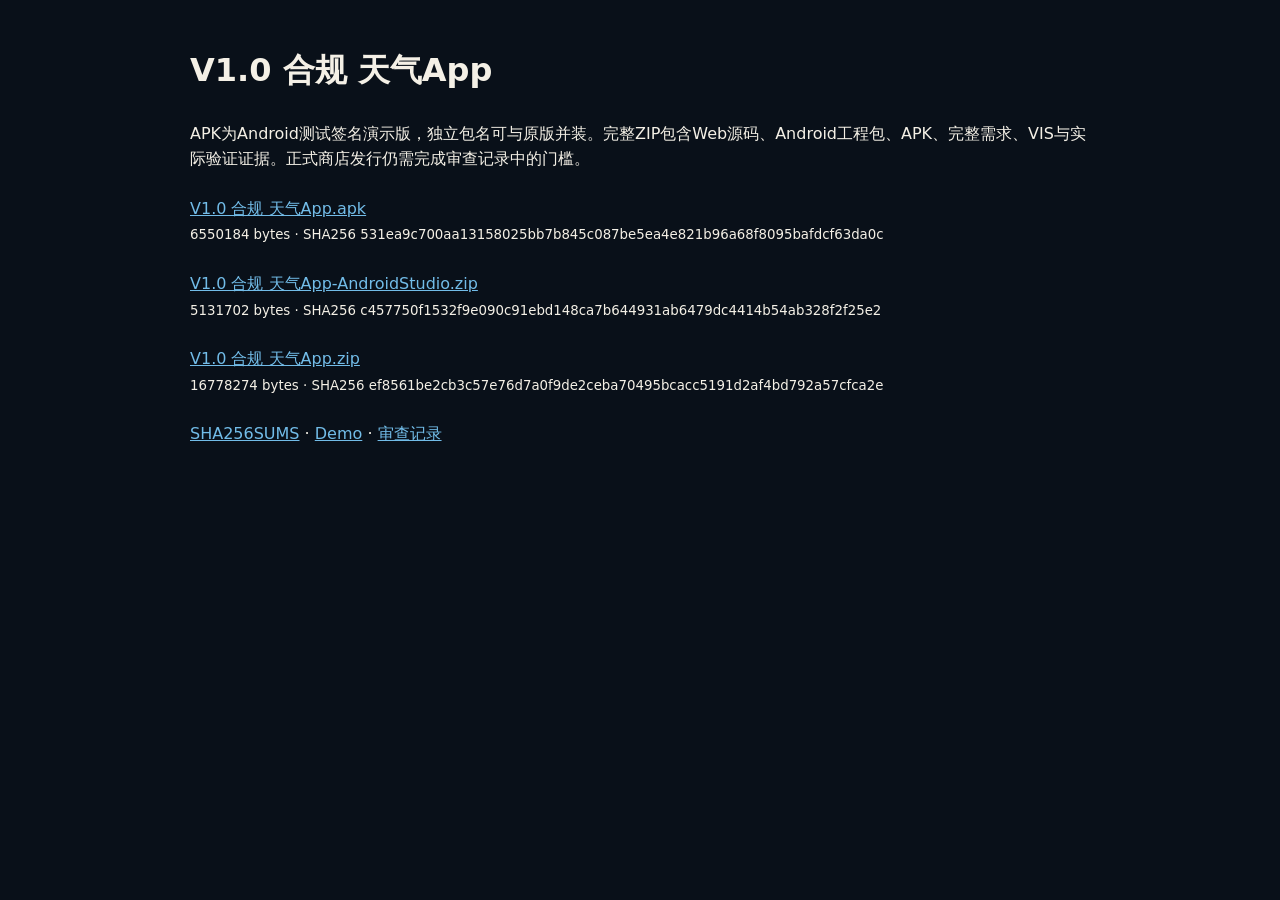
<file: downloads/index.html>
<!doctype html><html lang="zh-CN"><meta charset="utf-8"><meta name="viewport" content="width=device-width,initial-scale=1"><link rel="icon" href="../favicon.svg"><title>V1.0 合规 天气App · 下载</title><style>body{font:16px/1.6 system-ui;max-width:900px;padding:24px;margin:auto;background:#091019;color:#f4f0e6}a{color:#72bce8}small{overflow-wrap:anywhere}p{margin:24px 0}</style><h1>V1.0 合规 天气App</h1><p>APK为Android测试签名演示版，独立包名可与原版并装。完整ZIP包含Web源码、Android工程包、APK、完整需求、VIS与实际验证证据。正式商店发行仍需完成审查记录中的门槛。</p><p><a href="V1.0%20%E5%90%88%E8%A7%84%20%E5%A4%A9%E6%B0%94App.apk">V1.0 合规 天气App.apk</a><br><small>6550184 bytes · SHA256 531ea9c700aa13158025bb7b845c087be5ea4e821b96a68f8095bafdcf63da0c</small></p><p><a href="V1.0%20%E5%90%88%E8%A7%84%20%E5%A4%A9%E6%B0%94App-AndroidStudio.zip">V1.0 合规 天气App-AndroidStudio.zip</a><br><small>5131702 bytes · SHA256 c457750f1532f9e090c91ebd148ca7b644931ab6479dc4414b54ab328f2f25e2</small></p><p><a href="V1.0%20%E5%90%88%E8%A7%84%20%E5%A4%A9%E6%B0%94App.zip">V1.0 合规 天气App.zip</a><br><small>16778274 bytes · SHA256 ef8561be2cb3c57e76d7a0f9de2ceba70495bcacc5191d2af4bd792a57cfca2e</small></p><p><a href="SHA256SUMS.txt">SHA256SUMS</a> · <a href="../">Demo</a> · <a href="../audit.html">审查记录</a></p></html>
</file>
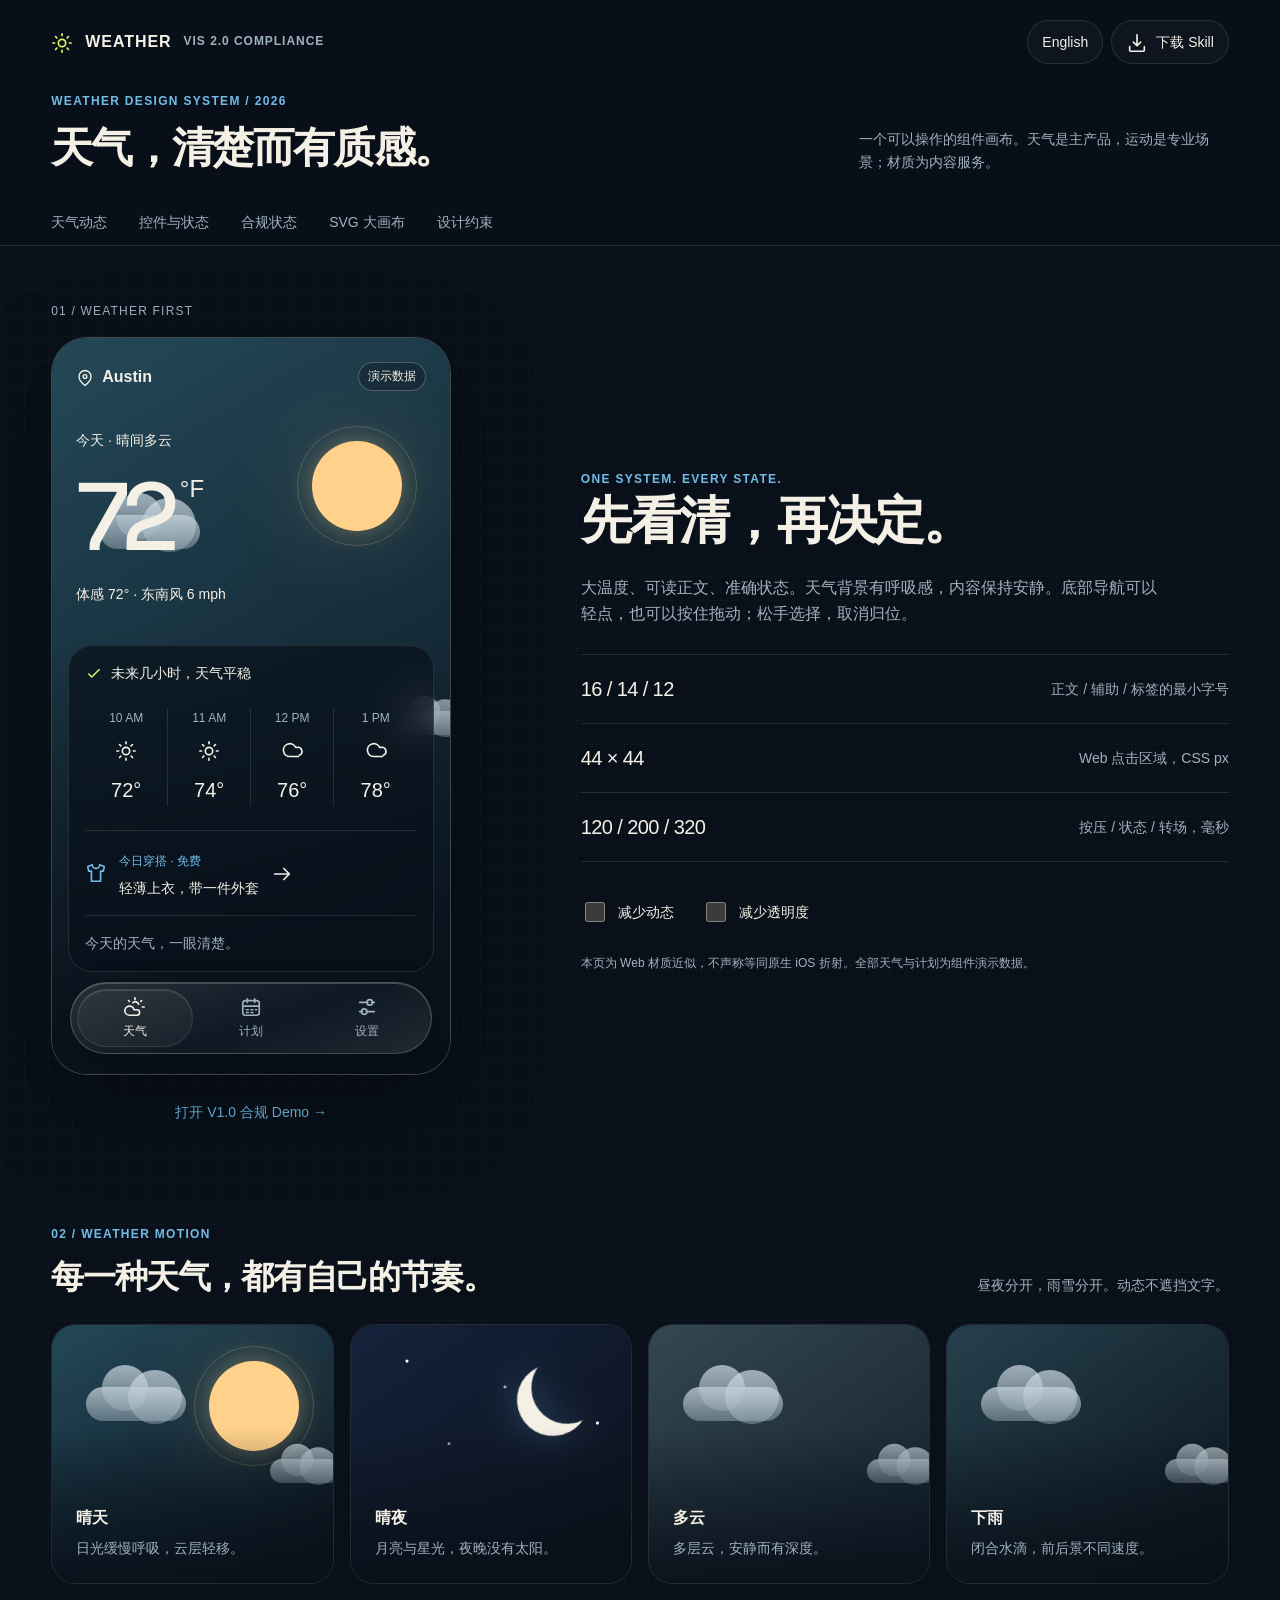
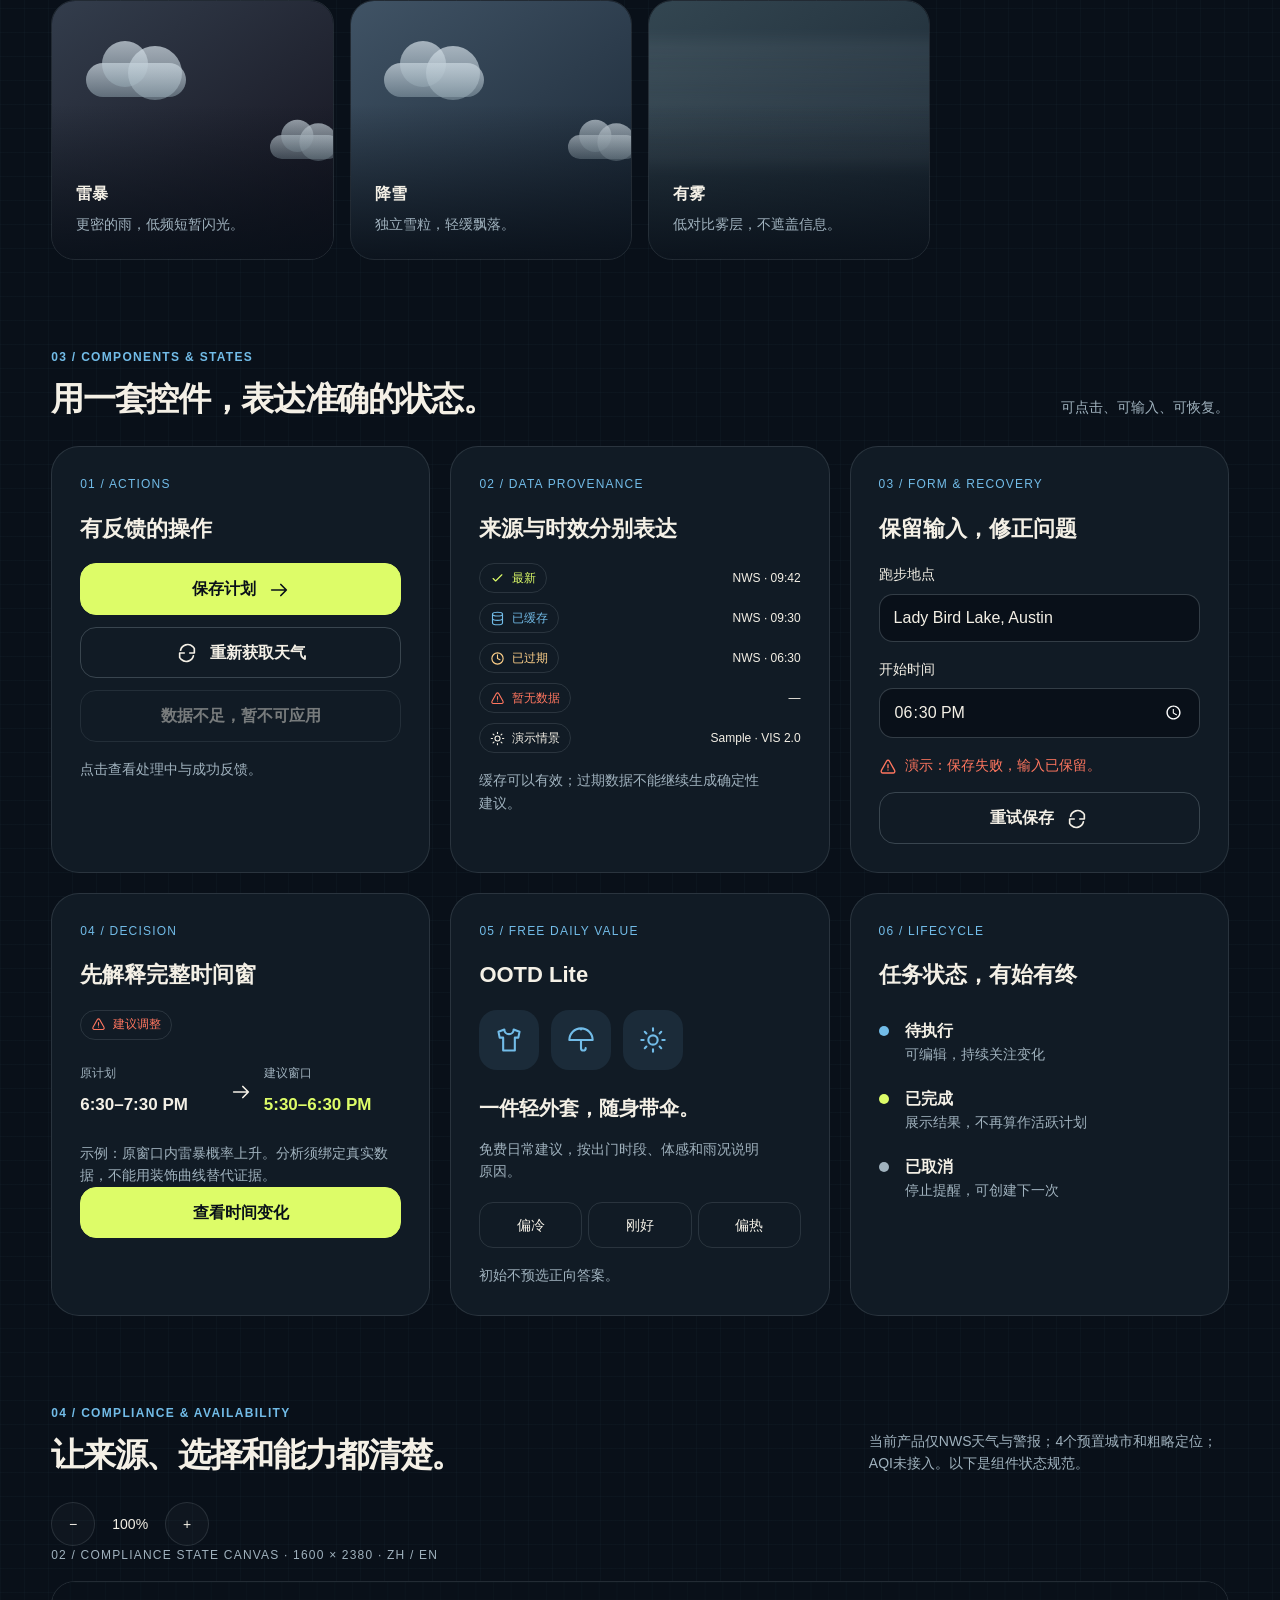
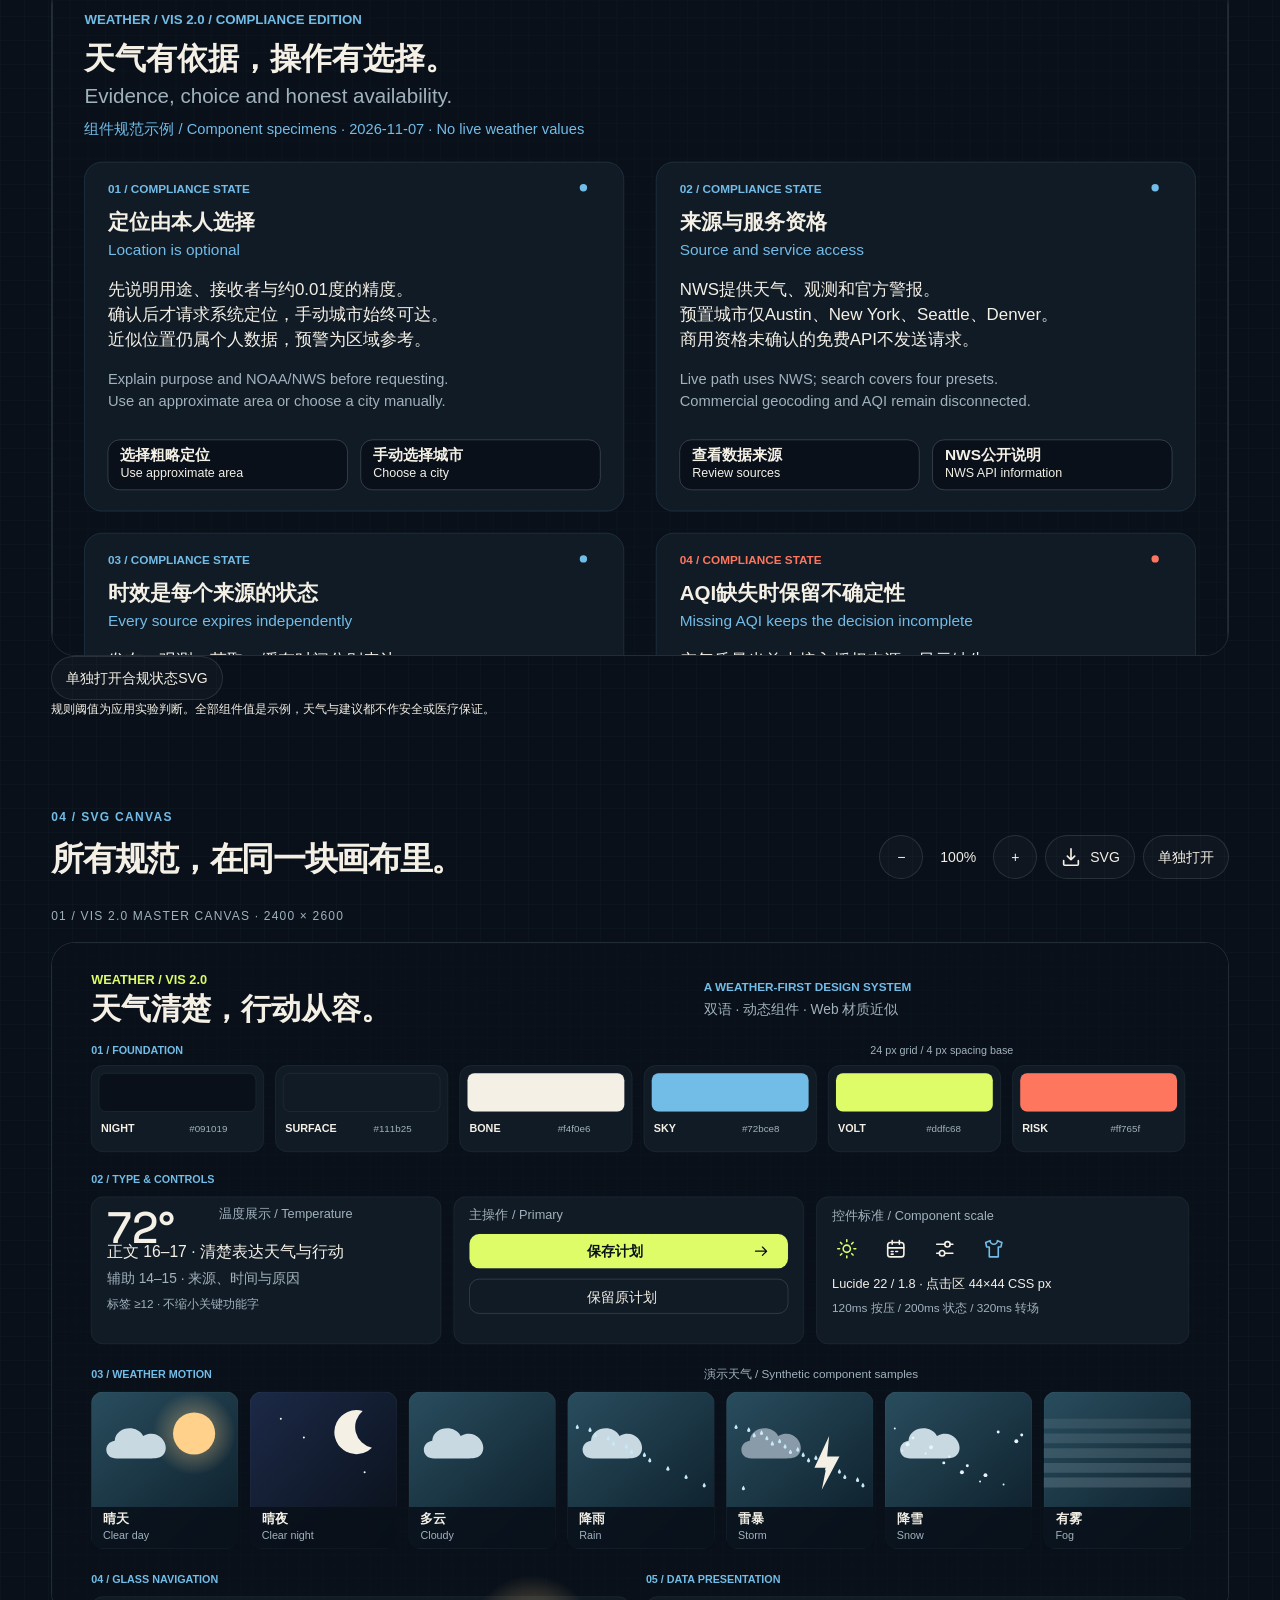
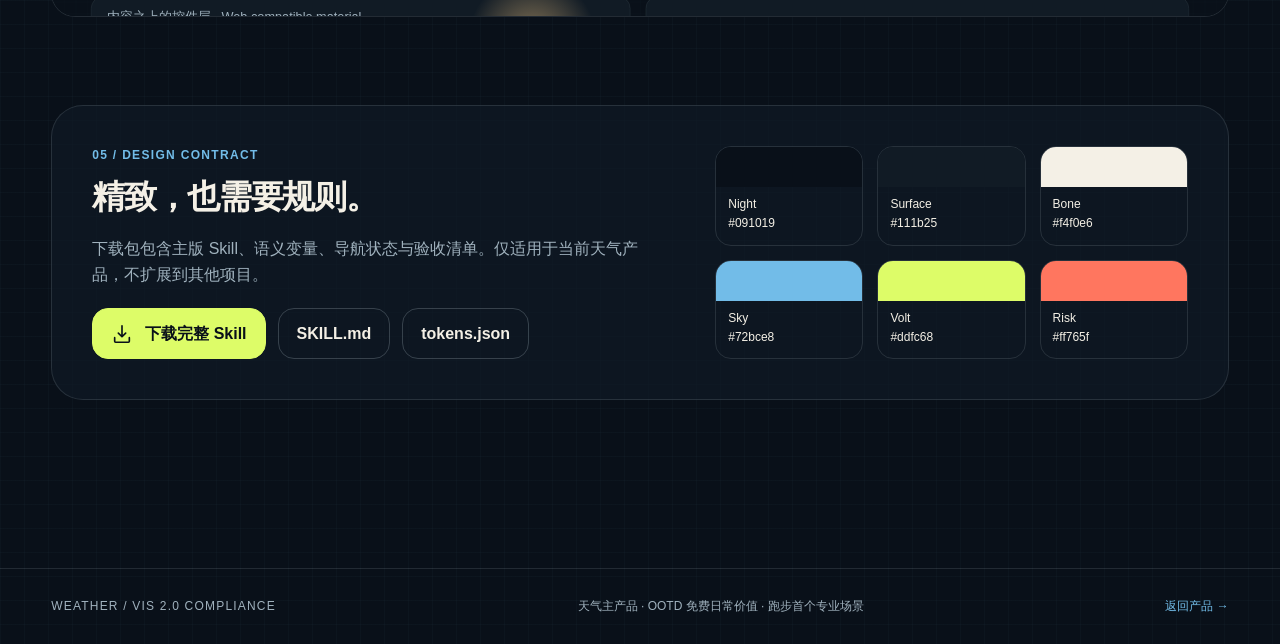
<file: vis-2/index.html>
<!doctype html>
<html lang="zh-CN">
<head><meta http-equiv="Content-Security-Policy" content="default-src 'self'; script-src 'self' ; style-src 'self' 'unsafe-inline'; font-src 'self' data:; img-src 'self' data: blob:; media-src 'self' blob:; connect-src 'self' https://api.weather.gov; worker-src 'self'; object-src 'self'; frame-src 'self'; base-uri 'self'; form-action 'none'"><meta name="referrer" content="no-referrer"><link rel="icon" type="image/svg+xml" href="../favicon.svg">
  <meta charset="utf-8"><meta name="viewport" content="width=device-width,initial-scale=1">
  <meta name="color-scheme" content="dark"><title>天气App · VIS 2.0 合规版</title>
  <meta name="description" content="天气应用 VIS 2.0：双语设计规范、动态组件、Liquid Glass导航与可下载Skill。">
  <link rel="stylesheet" href="vis.css"><script src="vis.js" defer></script>
</head>
<body>
  <svg class="icon-defs" aria-hidden="true"><defs id="icon-definitions"></defs></svg>
  <header class="masthead">
    <div class="masthead-line"><a class="brand" href="../"><span class="brand-mark" data-icon="sun"></span> WEATHER <span>VIS 2.0 COMPLIANCE</span></a><div class="head-actions"><button id="lang-button" class="small-button" aria-label="Switch to English">English</button><a class="small-button" href="downloads/weather-design-skill.zip" download><span data-icon="download"></span><span data-zh="下载 Skill" data-en="Get Skill">下载 Skill</span></a></div></div>
    <div class="masthead-copy"><div><p class="eyebrow">WEATHER DESIGN SYSTEM / 2026</p><h1 data-zh="天气，清楚而有质感。" data-en="Clarity, with atmosphere.">天气，清楚而有质感。</h1></div><p class="masthead-note" data-zh="一个可以操作的组件画布。天气是主产品，运动是专业场景；材质为内容服务。" data-en="A working component canvas. Weather comes first; running adds depth. Material serves the content.">一个可以操作的组件画布。天气是主产品，运动是专业场景；材质为内容服务。</p></div>
    <nav class="section-nav" aria-label="组件章节"><a href="#weather" data-zh="天气动态" data-en="Weather">天气动态</a><a href="#components" data-zh="控件与状态" data-en="Components">控件与状态</a><a href="#compliance" data-zh="合规状态" data-en="Compliance">合规状态</a><a href="#canvas" data-zh="SVG 大画布" data-en="SVG canvas">SVG 大画布</a><a href="#spec" data-zh="设计约束" data-en="Specification">设计约束</a></nav>
  </header>
  <main>
    <section class="intro-grid" aria-label="核心视觉与导航">
      <figure class="specimen live-phone"><figcaption>01 / WEATHER FIRST</figcaption><div class="mini-app" id="mini-app">
        <div class="hero-scene motion-clear-day" id="main-scene" aria-hidden="true"></div>
        <div class="mini-top"><span class="city"><span data-icon="pin"></span>Austin</span><span class="demo-label" data-zh="演示数据" data-en="Sample data">演示数据</span></div>
        <div class="mini-weather"><span class="weather-date" data-zh="今天 · 晴间多云" data-en="Today · Mostly sunny">今天 · 晴间多云</span><div class="temperature">72<span>°F</span></div><p data-zh="体感 72° · 东南风 6 mph" data-en="Feels 72° · SE wind 6 mph">体感 72° · 东南风 6 mph</p></div>
        <div class="mini-content"><div class="sample-alert"><span data-icon="check"></span><span data-zh="未来几小时，天气平稳" data-en="A settled few hours ahead">未来几小时，天气平稳</span></div><div class="sample-hours"><div>10 AM<span data-icon="sun"></span><b>72°</b></div><div>11 AM<span data-icon="sun"></span><b>74°</b></div><div>12 PM<span data-icon="cloud"></span><b>76°</b></div><div>1 PM<span data-icon="cloud"></span><b>78°</b></div></div><div class="small-outfit"><span class="icon-tile" data-icon="shirt"></span><div><small data-zh="今日穿搭 · 免费" data-en="TODAY'S LAYERS · FREE">今日穿搭 · 免费</small><strong data-zh="轻薄上衣，带一件外套" data-en="A light layer. A shell for later.">轻薄上衣，带一件外套</strong></div><span data-icon="arrow"></span></div><p id="tab-result" class="tab-result" aria-live="polite" data-zh="今天的天气，一眼清楚。" data-en="Your day, at a glance.">今天的天气，一眼清楚。</p></div>
        <nav id="glass-nav" class="glass-nav" aria-label="主导航"><i class="glass-lens" aria-hidden="true"></i><button aria-current="page" data-tab="0"><span data-icon="cloud-sun"></span><span data-zh="天气" data-en="Today">天气</span></button><button data-tab="1"><span data-icon="calendar"></span><span data-zh="计划" data-en="Plan">计划</span></button><button data-tab="2"><span data-icon="settings"></span><span data-zh="设置" data-en="Settings">设置</span></button></nav>
      </div><a href="../" class="under-link" data-zh="打开 V1.0 合规 Demo →" data-en="Open the V1.0 compliance demo →">打开 V1.0 合规 Demo →</a></figure>
      <div class="intro-notes"><span class="eyebrow">ONE SYSTEM. EVERY STATE.</span><h2 data-zh="先看清，再决定。" data-en="See clearly. Then decide.">先看清，再决定。</h2><p data-zh="大温度、可读正文、准确状态。天气背景有呼吸感，内容保持安静。底部导航可以轻点，也可以按住拖动；松手选择，取消归位。" data-en="A clear temperature, readable text and honest states. Atmospheric weather stays behind the content. Tap the navigation, or press and drag; release to select, cancel to return.">大温度、可读正文、准确状态。天气背景有呼吸感，内容保持安静。底部导航可以轻点，也可以按住拖动；松手选择，取消归位。</p><div class="note-lines"><div><span>16 / 14 / 12</span><p data-zh="正文 / 辅助 / 标签的最小字号" data-en="Body / secondary / minimum label size">正文 / 辅助 / 标签的最小字号</p></div><div><span>44 × 44</span><p data-zh="Web 点击区域，CSS px" data-en="Web touch targets, CSS px">Web 点击区域，CSS px</p></div><div><span>120 / 200 / 320</span><p data-zh="按压 / 状态 / 转场，毫秒" data-en="Press / state / transition, milliseconds">按压 / 状态 / 转场，毫秒</p></div></div><div class="preference-controls"><label><input id="reduce-motion" type="checkbox"><span data-zh="减少动态" data-en="Reduce motion">减少动态</span></label><label><input id="reduce-transparency" type="checkbox"><span data-zh="减少透明度" data-en="Reduce transparency">减少透明度</span></label></div><p class="fine" data-zh="本页为 Web 材质近似，不声称等同原生 iOS 折射。全部天气与计划为组件演示数据。" data-en="This is a Web material approximation, not native iOS refraction. All weather and plans are component samples.">本页为 Web 材质近似，不声称等同原生 iOS 折射。全部天气与计划为组件演示数据。</p></div>
    </section>
    <section id="weather"><div class="section-heading"><div><p class="eyebrow">02 / WEATHER MOTION</p><h2 data-zh="每一种天气，都有自己的节奏。" data-en="A rhythm for every sky.">每一种天气，都有自己的节奏。</h2></div><p data-zh="昼夜分开，雨雪分开。动态不遮挡文字。" data-en="Day and night. Rain and snow. Motion never covers the message.">昼夜分开，雨雪分开。动态不遮挡文字。</p></div><div class="weather-grid" id="weather-grid"></div></section>
    <section id="components"><div class="section-heading"><div><p class="eyebrow">03 / COMPONENTS & STATES</p><h2 data-zh="用一套控件，表达准确的状态。" data-en="One vocabulary. Honest states.">用一套控件，表达准确的状态。</h2></div><p data-zh="可点击、可输入、可恢复。" data-en="Tap, edit, recover.">可点击、可输入、可恢复。</p></div><div class="component-grid">
      <figure class="component-card"><figcaption>01 / ACTIONS</figcaption><h3 data-zh="有反馈的操作" data-en="Actions that respond">有反馈的操作</h3><div class="button-stack"><button class="primary" id="save-example"><span data-zh="保存计划" data-en="Save plan">保存计划</span><span data-icon="arrow"></span></button><button class="secondary" id="retry-example"><span data-icon="refresh"></span><span data-zh="重新获取天气" data-en="Refresh weather">重新获取天气</span></button><button class="secondary" disabled data-zh="数据不足，暂不可应用" data-en="Not enough data to apply">数据不足，暂不可应用</button></div><p class="helper" id="action-status" aria-live="polite" data-zh="点击查看处理中与成功反馈。" data-en="Try the loading and success states.">点击查看处理中与成功反馈。</p></figure>
      <figure class="component-card"><figcaption>02 / DATA PROVENANCE</figcaption><h3 data-zh="来源与时效分别表达" data-en="Source and freshness">来源与时效分别表达</h3><div class="data-states" id="data-states"></div><p class="helper" data-zh="缓存可以有效；过期数据不能继续生成确定性建议。" data-en="Cached data can be valid. Expired data cannot support a firm recommendation.">缓存可以有效；过期数据不能继续生成确定性建议。</p></figure>
      <figure class="component-card"><figcaption>03 / FORM & RECOVERY</figcaption><h3 data-zh="保留输入，修正问题" data-en="Keep the draft. Fix the issue.">保留输入，修正问题</h3><form id="sample-form"><label class="field-label" for="sample-place" data-zh="跑步地点" data-en="Run location">跑步地点</label><input id="sample-place" value="Lady Bird Lake, Austin" autocomplete="off"><label class="field-label" for="sample-time" data-zh="开始时间" data-en="Start time">开始时间</label><input id="sample-time" type="time" value="18:30"><div class="field-error" id="form-error"><span data-icon="alert"></span><span data-zh="演示：保存失败，输入已保留。" data-en="Sample: save failed. Your draft is safe.">演示：保存失败，输入已保留。</span></div><button type="submit" class="secondary"><span data-zh="重试保存" data-en="Retry saving">重试保存</span><span data-icon="refresh"></span></button></form></figure>
      <figure class="component-card"><figcaption>04 / DECISION</figcaption><h3 data-zh="先解释完整时间窗" data-en="Explain the whole window">先解释完整时间窗</h3><span class="status-badge risk"><span data-icon="alert"></span><span data-zh="建议调整" data-en="Change recommended">建议调整</span></span><div class="time-compare"><div><small data-zh="原计划" data-en="Original">原计划</small><strong>6:30–7:30 PM</strong></div><span data-icon="arrow"></span><div><small data-zh="建议窗口" data-en="Suggested">建议窗口</small><strong>5:30–6:30 PM</strong></div></div><p class="helper" data-zh="示例：原窗口内雷暴概率上升。分析须绑定真实数据，不能用装饰曲线替代证据。" data-en="Sample: thunderstorm risk increases during the original window. Production analysis uses data, never a decorative curve.">示例：原窗口内雷暴概率上升。分析须绑定真实数据，不能用装饰曲线替代证据。</p><button class="primary" id="decision-example" data-zh="查看时间变化" data-en="Review time change">查看时间变化</button></figure>
      <figure class="component-card"><figcaption>05 / FREE DAILY VALUE</figcaption><h3 data-zh="OOTD Lite" data-en="OOTD Lite">OOTD Lite</h3><div class="outfit-row"><span data-icon="shirt"></span><span data-icon="umbrella"></span><span data-icon="sun"></span></div><strong class="outfit-text" data-zh="一件轻外套，随身带伞。" data-en="A light shell. An umbrella for later.">一件轻外套，随身带伞。</strong><p class="helper" data-zh="免费日常建议，按出门时段、体感和雨况说明原因。" data-en="Free daily guidance, explained for your time out, feels-like temperature and rain.">免费日常建议，按出门时段、体感和雨况说明原因。</p><div class="choice-row" id="comfort-choice" aria-label="冷热反馈"><button aria-pressed="false" data-zh="偏冷" data-en="Too cold">偏冷</button><button aria-pressed="false" data-zh="刚好" data-en="Just right">刚好</button><button aria-pressed="false" data-zh="偏热" data-en="Too warm">偏热</button></div><p class="helper" id="comfort-status" aria-live="polite" data-zh="初始不预选正向答案。" data-en="No answer is selected in advance.">初始不预选正向答案。</p></figure>
      <figure class="component-card"><figcaption>06 / LIFECYCLE</figcaption><h3 data-zh="任务状态，有始有终" data-en="A clear task lifecycle">任务状态，有始有终</h3><div class="lifecycle"><div><span class="status-dot scheduled"></span><strong data-zh="待执行" data-en="Scheduled">待执行</strong><small data-zh="可编辑，持续关注变化" data-en="Editable. Weather can change.">可编辑，持续关注变化</small></div><div><span class="status-dot completed"></span><strong data-zh="已完成" data-en="Completed">已完成</strong><small data-zh="展示结果，不再算作活跃计划" data-en="Show the outcome, not an active run.">展示结果，不再算作活跃计划</small></div><div><span class="status-dot cancelled"></span><strong data-zh="已取消" data-en="Cancelled">已取消</strong><small data-zh="停止提醒，可创建下一次" data-en="Stop reminders. Plan the next run.">停止提醒，可创建下一次</small></div></div></figure>
    </div></section>



<section id="compliance"><div class="section-heading"><div><p class="eyebrow">04 / COMPLIANCE &amp; AVAILABILITY</p><h2 data-zh="让来源、选择和能力都清楚。" data-en="Make source, choice and capability clear.">让来源、选择和能力都清楚。</h2></div><p data-zh="当前产品仅NWS天气与警报；4个预置城市和粗略定位；AQI未接入。以下是组件状态规范。" data-en="Current product uses NWS weather and alerts, four bundled cities and approximate location. AQI is disconnected. These are component specimens.">当前产品仅NWS天气与警报；4个预置城市和粗略定位；AQI未接入。以下是组件状态规范。</p></div><div class="canvas-tools"><button id="compliance-zoom-out" class="small-button" aria-label="缩小合规画布 / Zoom out">−</button><output id="compliance-zoom-label">100%</output><button id="compliance-zoom-in" class="small-button" aria-label="放大合规画布 / Zoom in">+</button></div><figure class="wide-canvas"><figcaption>02 / COMPLIANCE STATE CANVAS · 1600 × 2380 · ZH / EN</figcaption><div class="canvas-scroll"><object data="compliance-rules.svg" type="image/svg+xml" aria-label="合规状态组件板 / Compliance states" style="width:100%;min-width:900px;aspect-ratio:1600/2380;height:auto;background:#091019"><a href="compliance-rules.svg">Open SVG</a></object></div><a class="small-button" href="compliance-rules.svg" target="_blank" rel="noreferrer" data-zh="单独打开合规状态SVG" data-en="Open compliance SVG">单独打开合规状态SVG</a></figure><p class="fine" data-zh="规则阈值为应用实验判断。全部组件值是示例，天气与建议都不作安全或医疗保证。" data-en="Thresholds are experimental app rules. Specimens are examples and do not guarantee safety or provide medical advice.">规则阈值为应用实验判断。全部组件值是示例，天气与建议都不作安全或医疗保证。</p></section>
    <section id="canvas"><div class="section-heading"><div><p class="eyebrow">04 / SVG CANVAS</p><h2 data-zh="所有规范，在同一块画布里。" data-en="The whole system, on one canvas.">所有规范，在同一块画布里。</h2></div><div class="canvas-tools"><button id="zoom-out" class="small-button" aria-label="缩小">−</button><output id="zoom-value">100%</output><button id="zoom-in" class="small-button" aria-label="放大">+</button><a href="weather-vis-2.svg" download class="small-button"><span data-icon="download"></span>SVG</a><a href="weather-vis-2.svg" target="_blank" rel="noreferrer" class="small-button" data-zh="单独打开" data-en="Open SVG">单独打开</a></div></div><figure class="wide-canvas"><figcaption>01 / VIS 2.0 MASTER CANVAS · 2400 × 2600</figcaption><div class="canvas-scroll"><object id="master-canvas" data="weather-vis-2.svg" type="image/svg+xml" aria-label="01 / VIS 2.0 MASTER CANVAS · 2400 × 2600"><a href="weather-vis-2.svg">Open SVG</a></object></div></figure></section>
    <section id="spec" class="spec-section"><div><p class="eyebrow">05 / DESIGN CONTRACT</p><h2 data-zh="精致，也需要规则。" data-en="Craft needs a contract.">精致，也需要规则。</h2><p data-zh="下载包包含主版 Skill、语义变量、导航状态与验收清单。仅适用于当前天气产品，不扩展到其他项目。" data-en="The package includes the product Skill, semantic tokens, navigation states and acceptance criteria. It is scoped to this weather product.">下载包包含主版 Skill、语义变量、导航状态与验收清单。仅适用于当前天气产品，不扩展到其他项目。</p><div class="download-row"><a class="primary" href="downloads/weather-design-skill.zip" download><span data-icon="download"></span><span data-zh="下载完整 Skill" data-en="Download Skill package">下载完整 Skill</span></a><a class="secondary" href="downloads/weather-design-skill/SKILL.md" download>SKILL.md</a><a class="secondary" href="downloads/weather-design-skill/assets/tokens.json" download>tokens.json</a></div></div><div class="palette" id="palette"></div></section>
  </main>
  <footer class="footer"><span>WEATHER / VIS 2.0 COMPLIANCE</span><p data-zh="天气主产品 · OOTD 免费日常价值 · 跑步首个专业场景" data-en="Weather first · Free daily layers · Running as the first professional use case">天气主产品 · OOTD 免费日常价值 · 跑步首个专业场景</p><a href="../" data-zh="返回产品 →" data-en="Back to product →">返回产品 →</a></footer>
  <div class="toast" id="toast" role="status" aria-live="polite"></div>
  <dialog id="decision-dialog"><form method="dialog"><button class="dialog-close" aria-label="关闭">×</button><p class="eyebrow" data-zh="示例确认" data-en="SAMPLE CONFIRMATION">示例确认</p><h2 data-zh="提前一小时出发？" data-en="Start one hour earlier?">提前一小时出发？</h2><p data-zh="6:30–7:30 PM → 5:30–6:30 PM。这里只演示确认组件，不会修改产品中的真实计划。" data-en="6:30–7:30 PM → 5:30–6:30 PM. This is a component sample; it does not change a real run.">6:30–7:30 PM → 5:30–6:30 PM。这里只演示确认组件，不会修改产品中的真实计划。</p><button value="accept" class="primary" data-zh="采用这个时间" data-en="Use this time">采用这个时间</button><button value="keep" class="secondary" data-zh="保留原计划" data-en="Keep original">保留原计划</button></form></dialog>
</body>
</html>
</file>
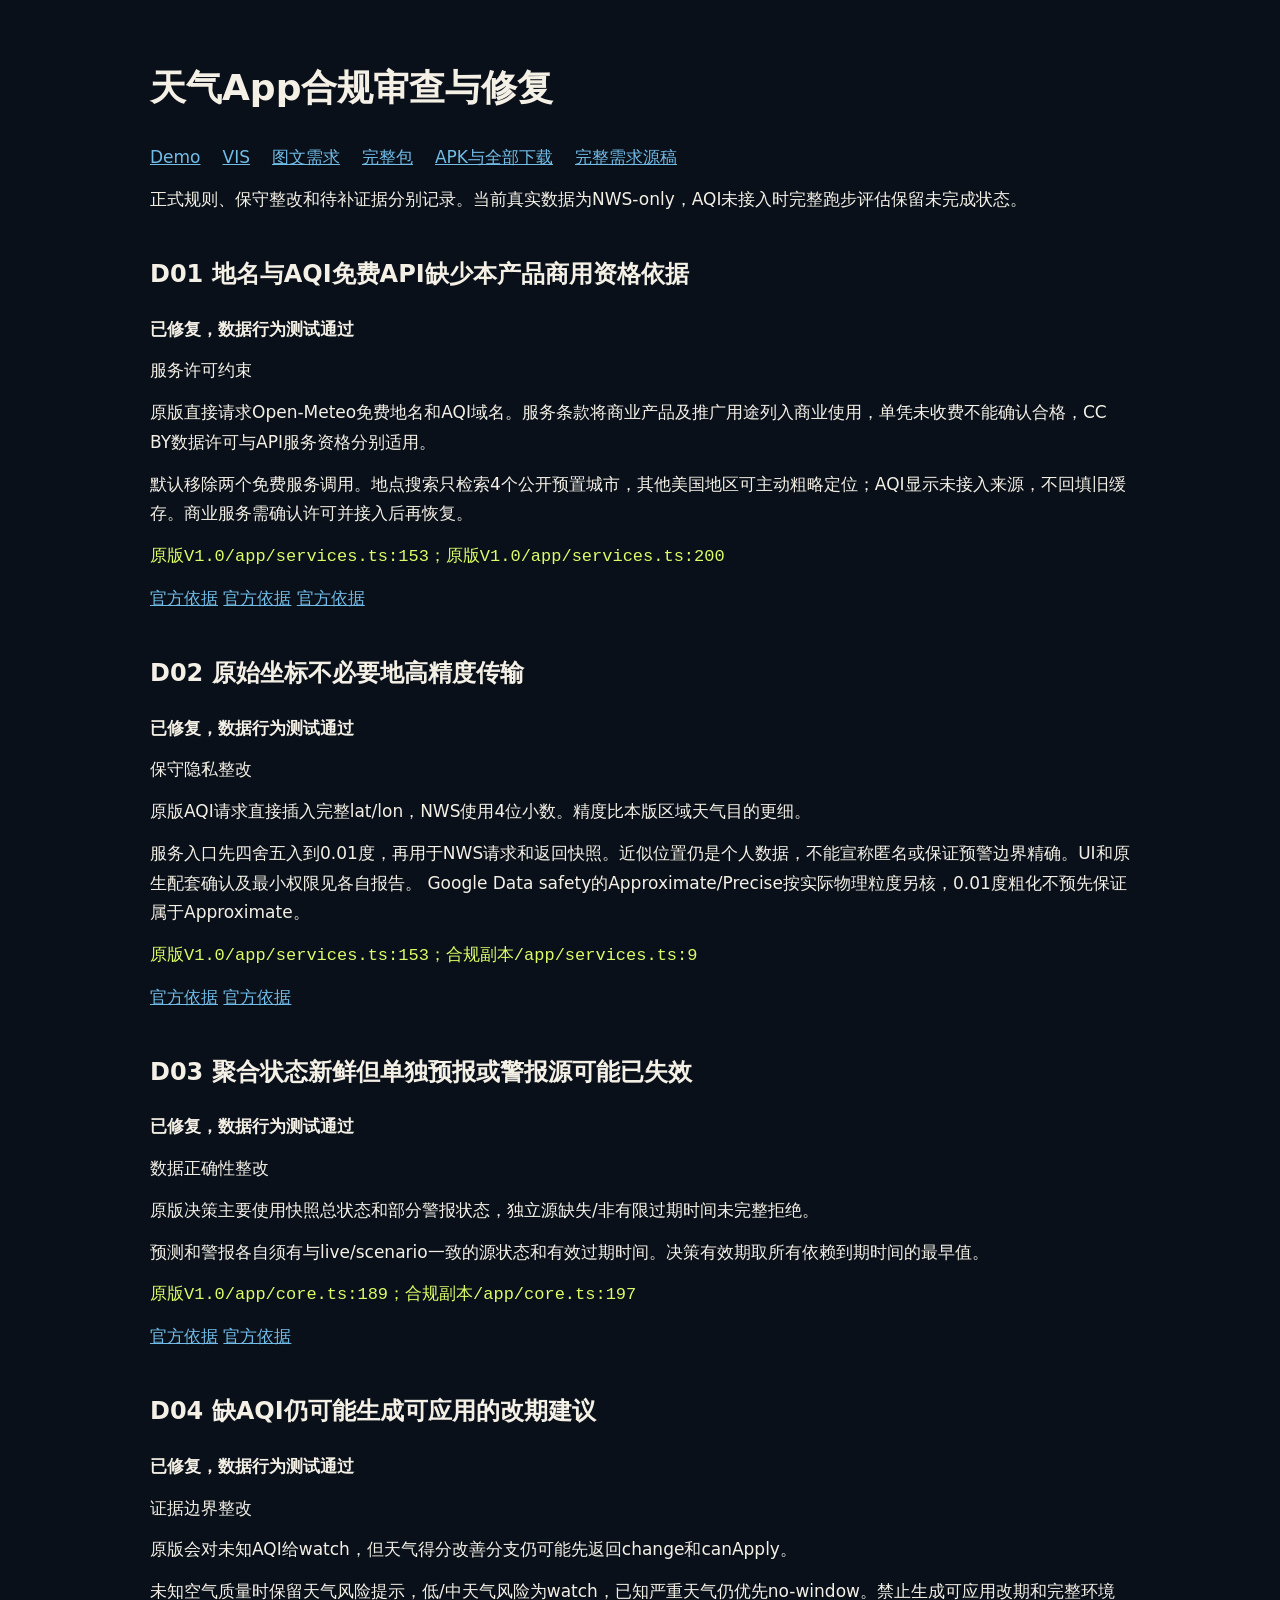
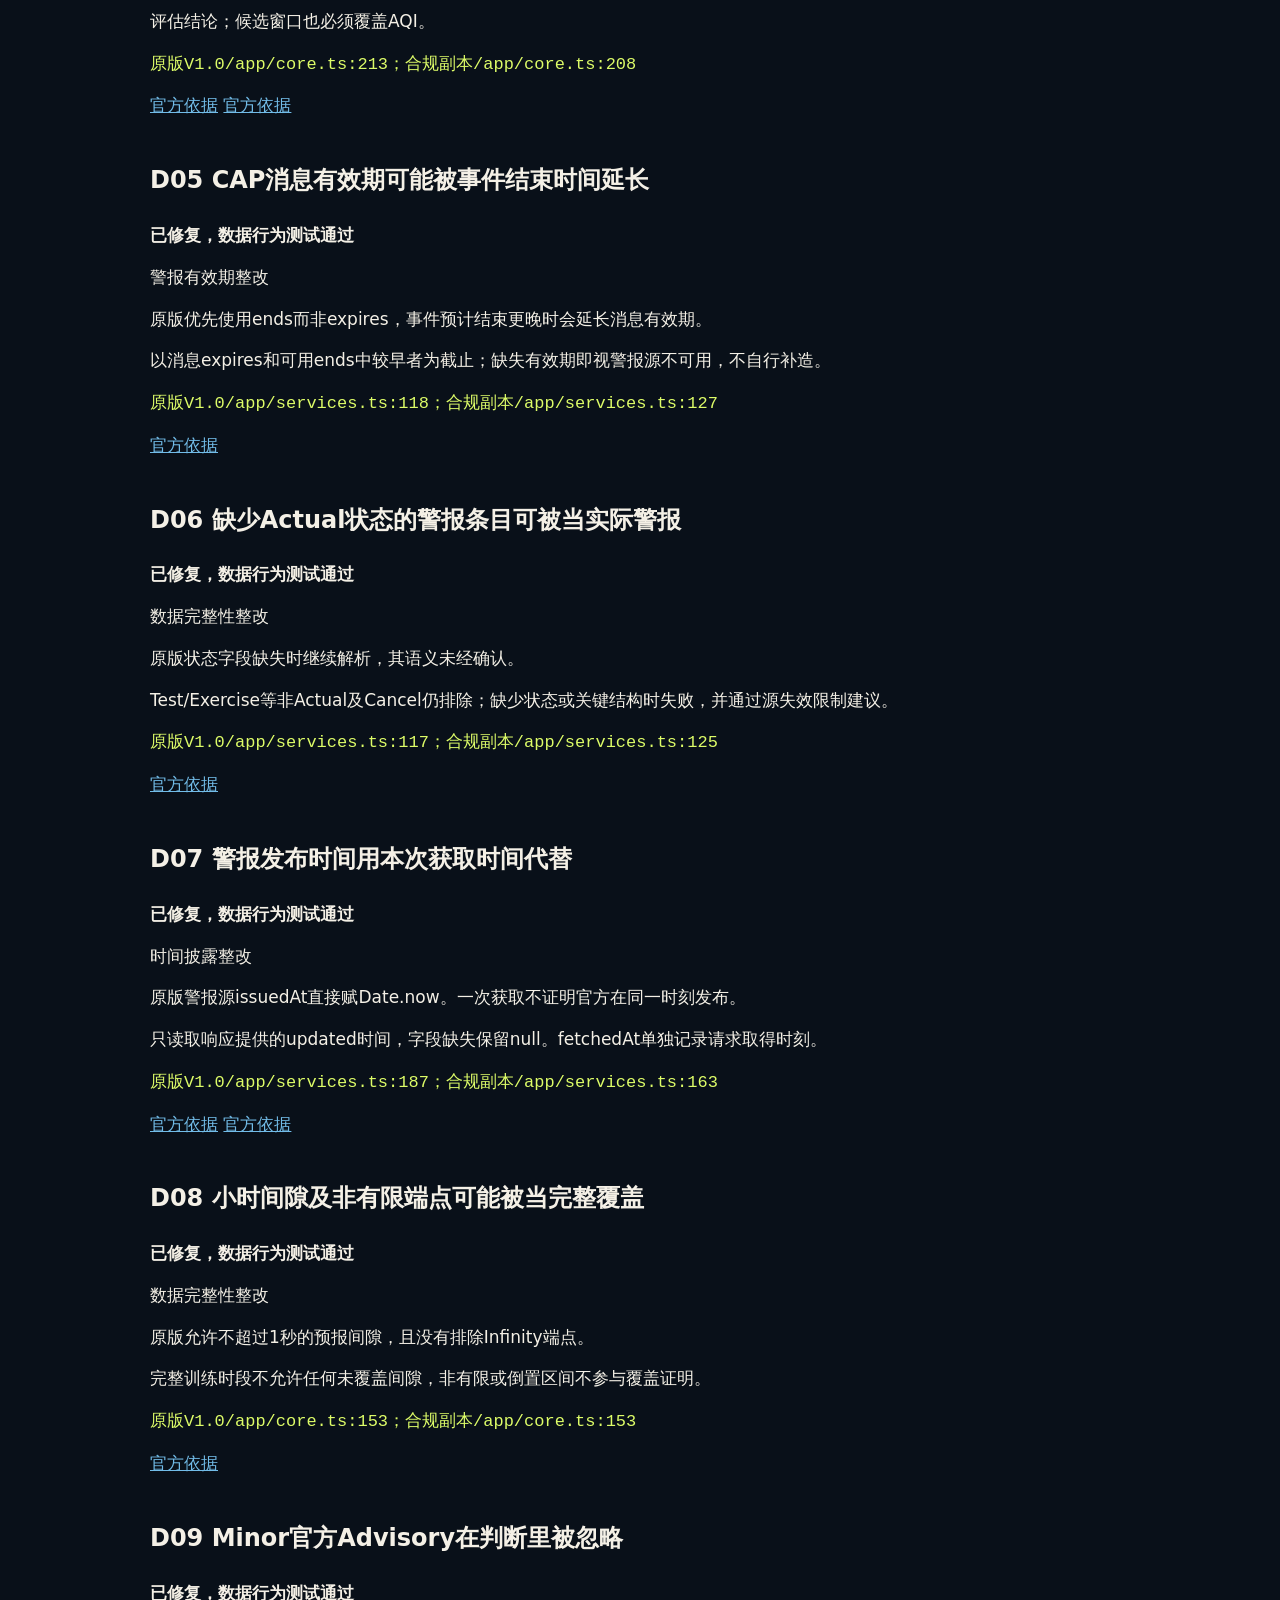
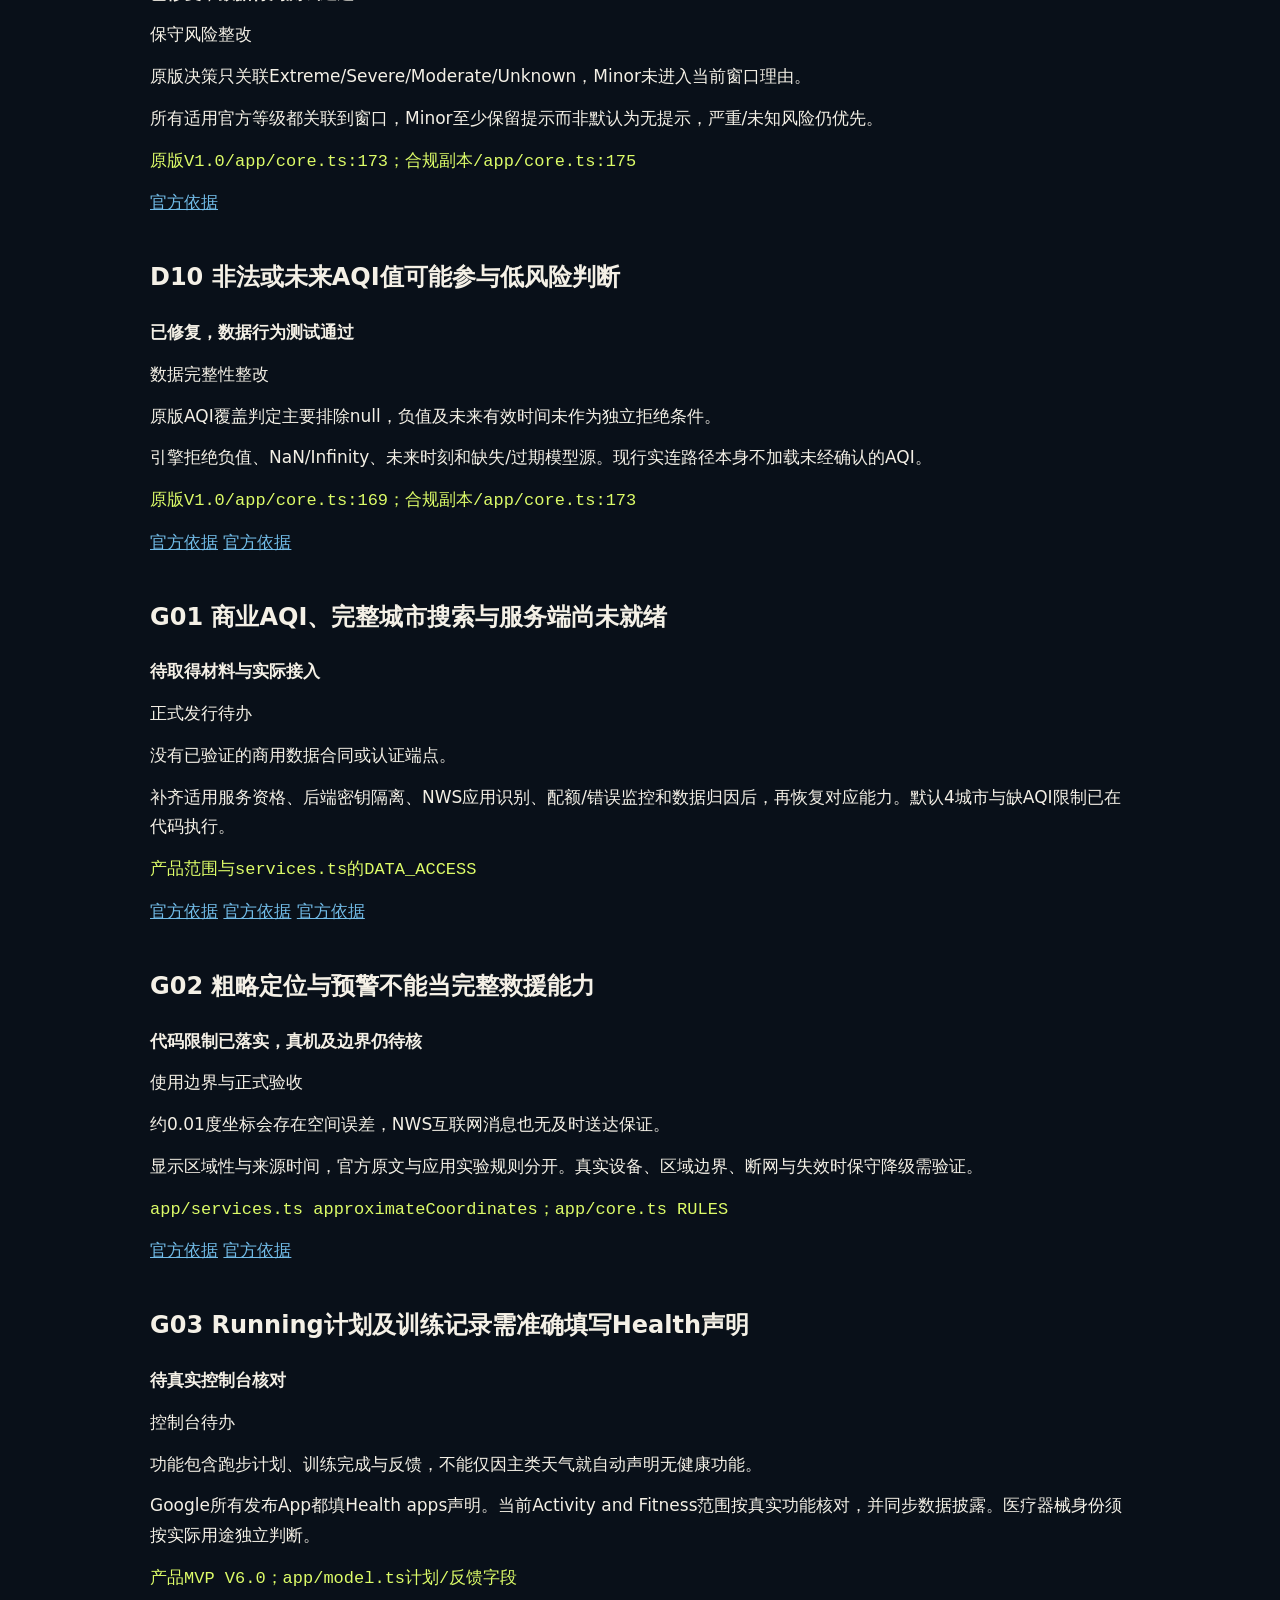
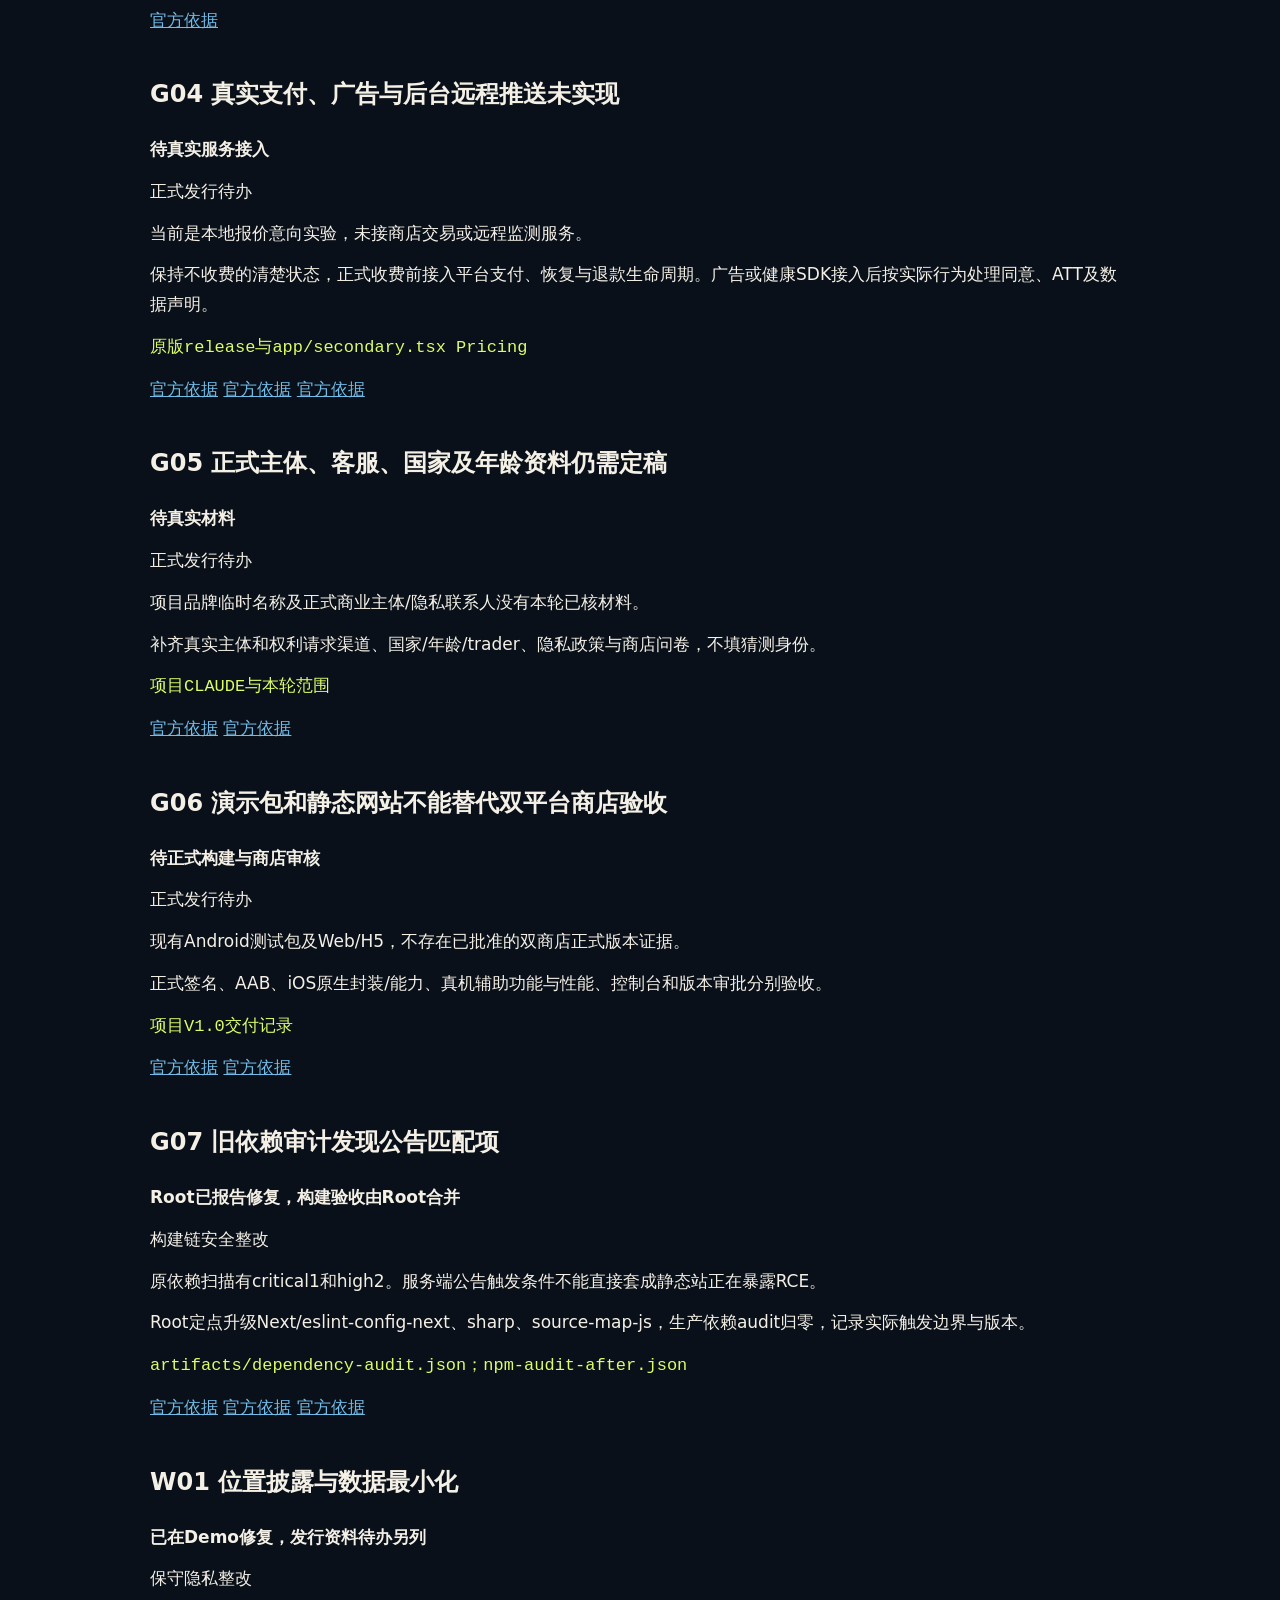
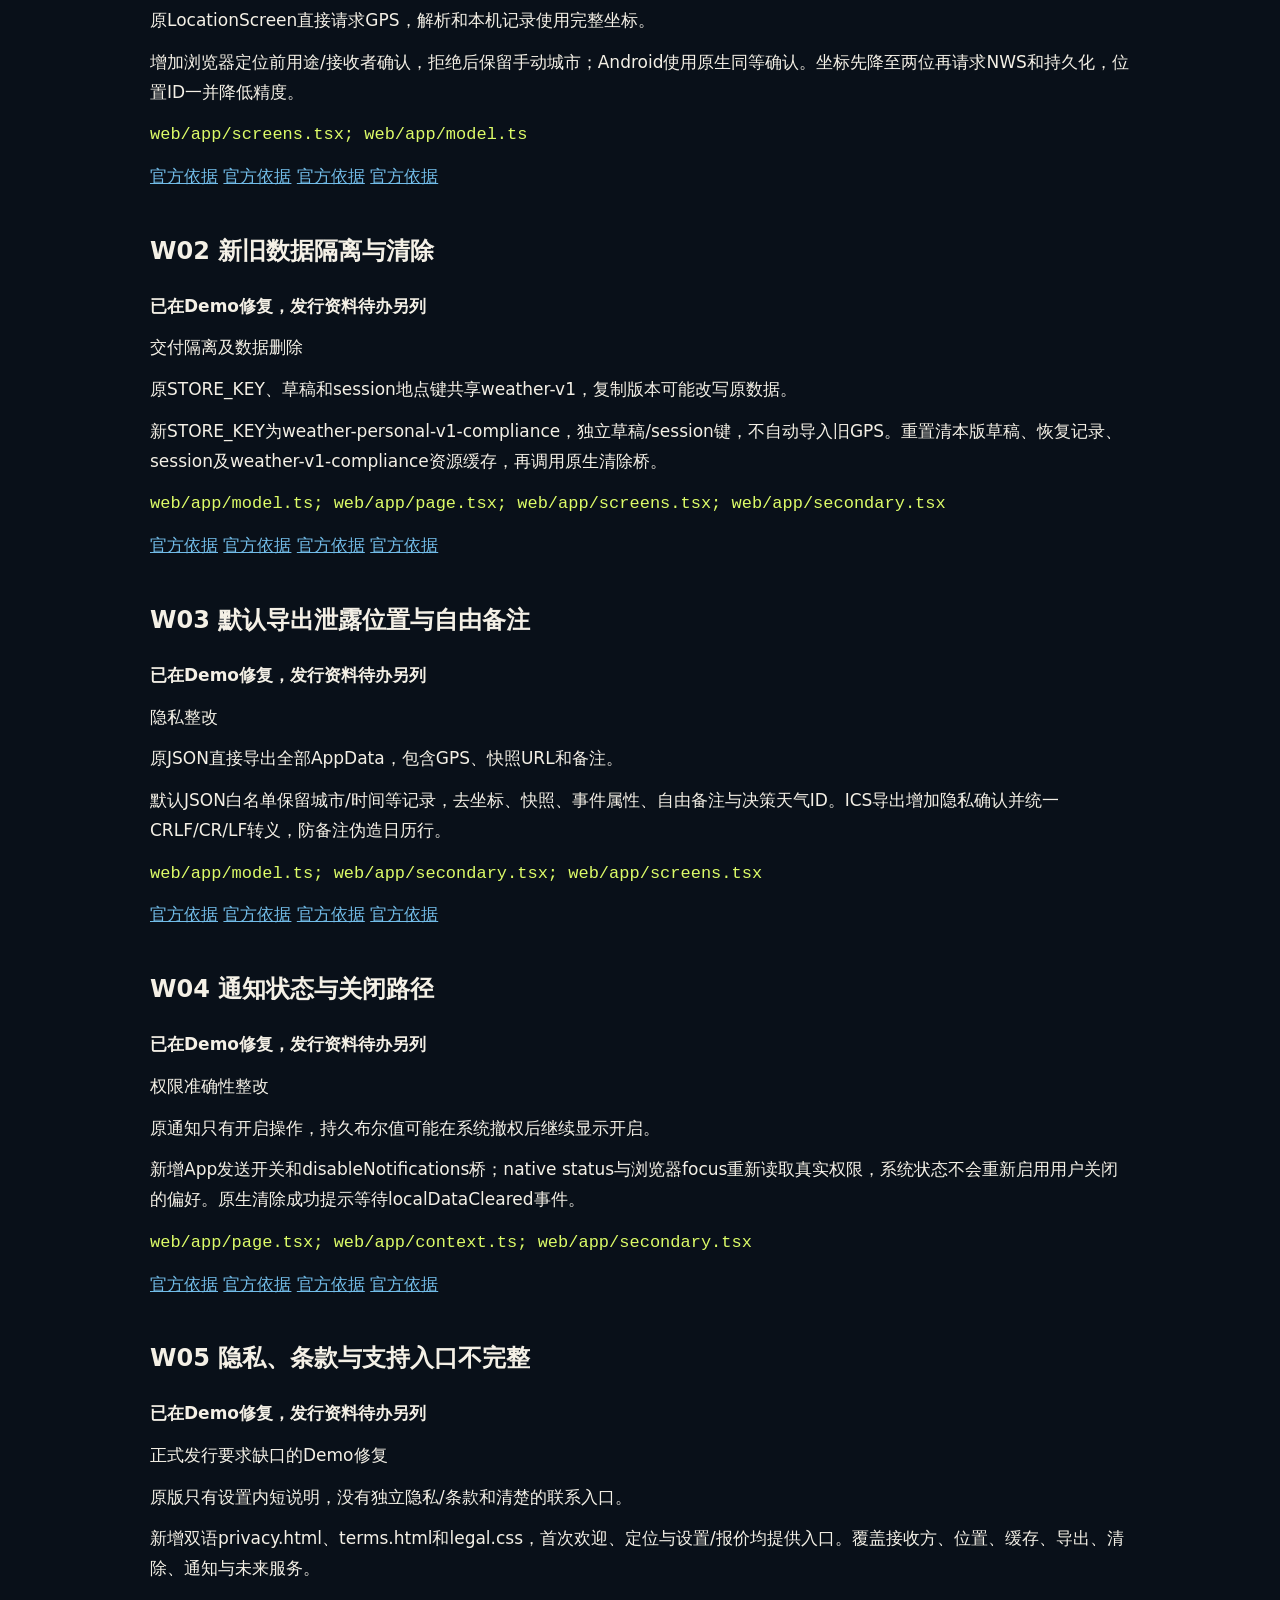
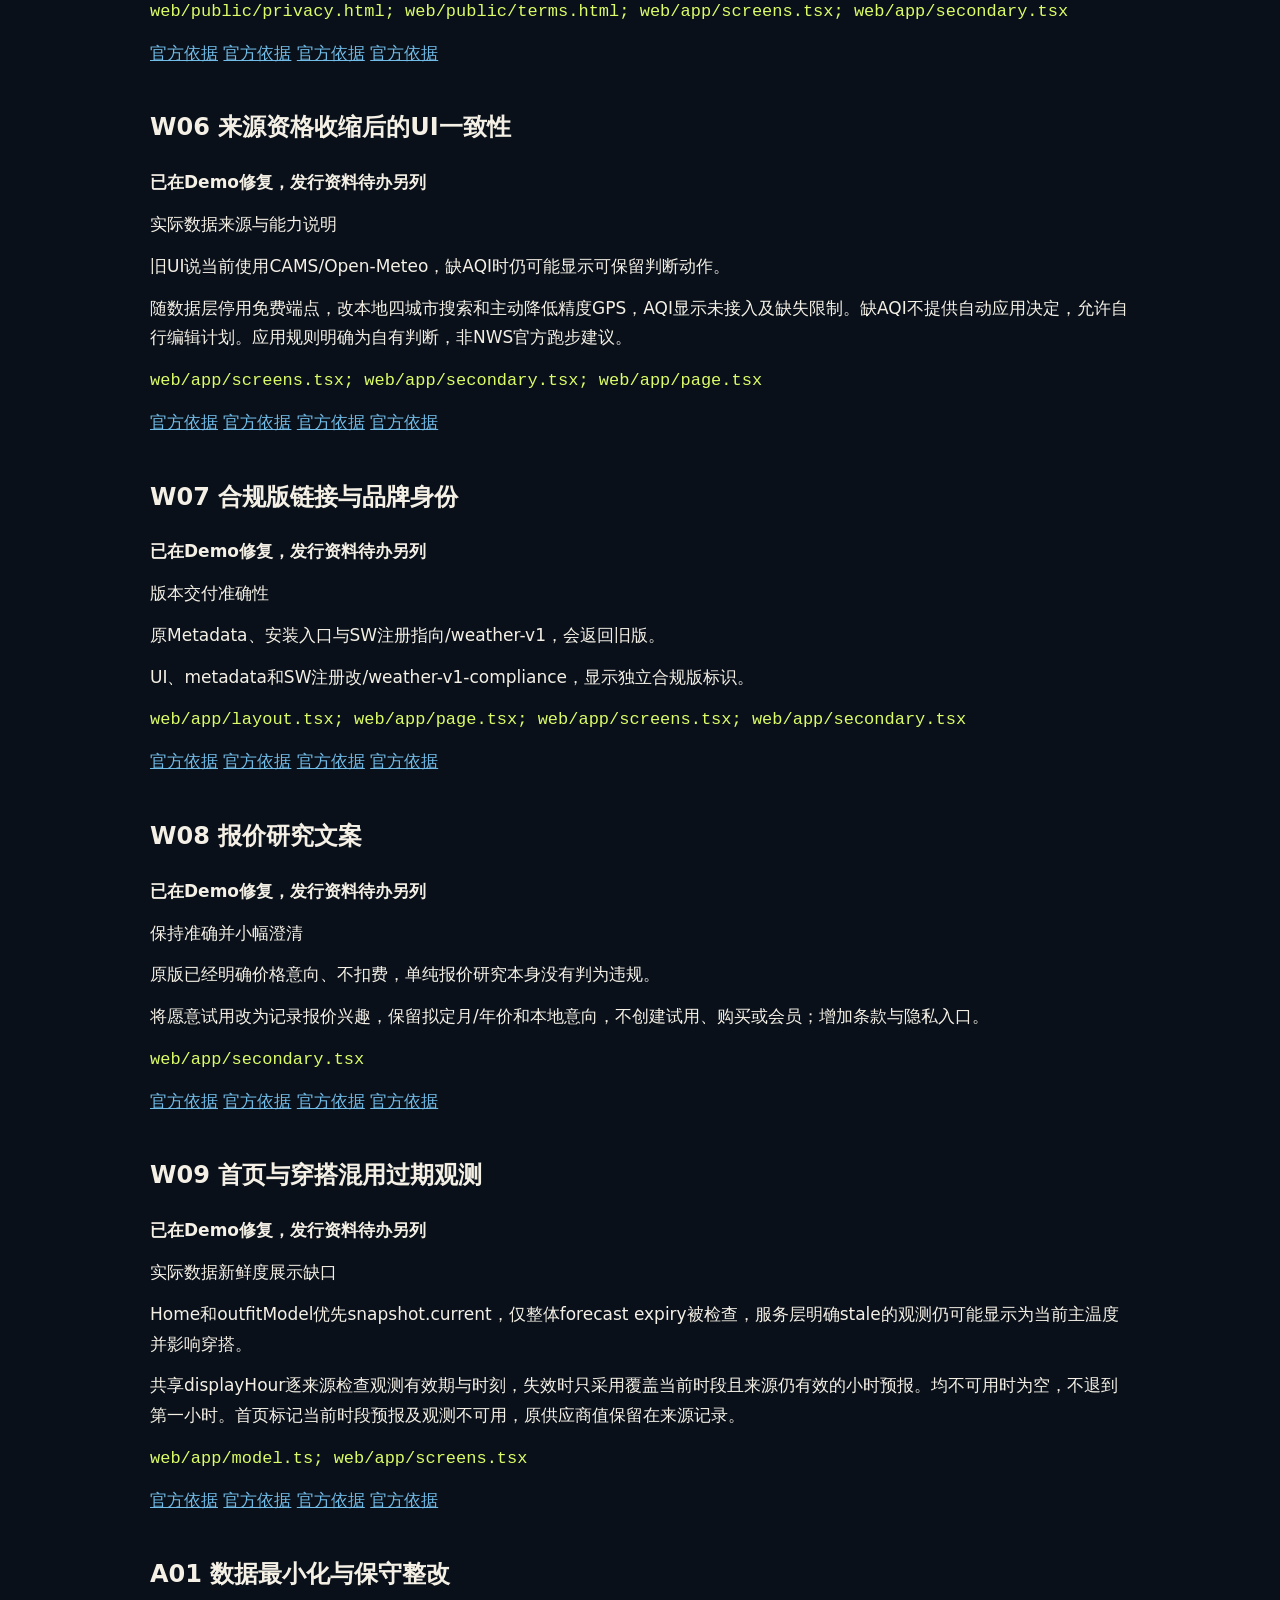
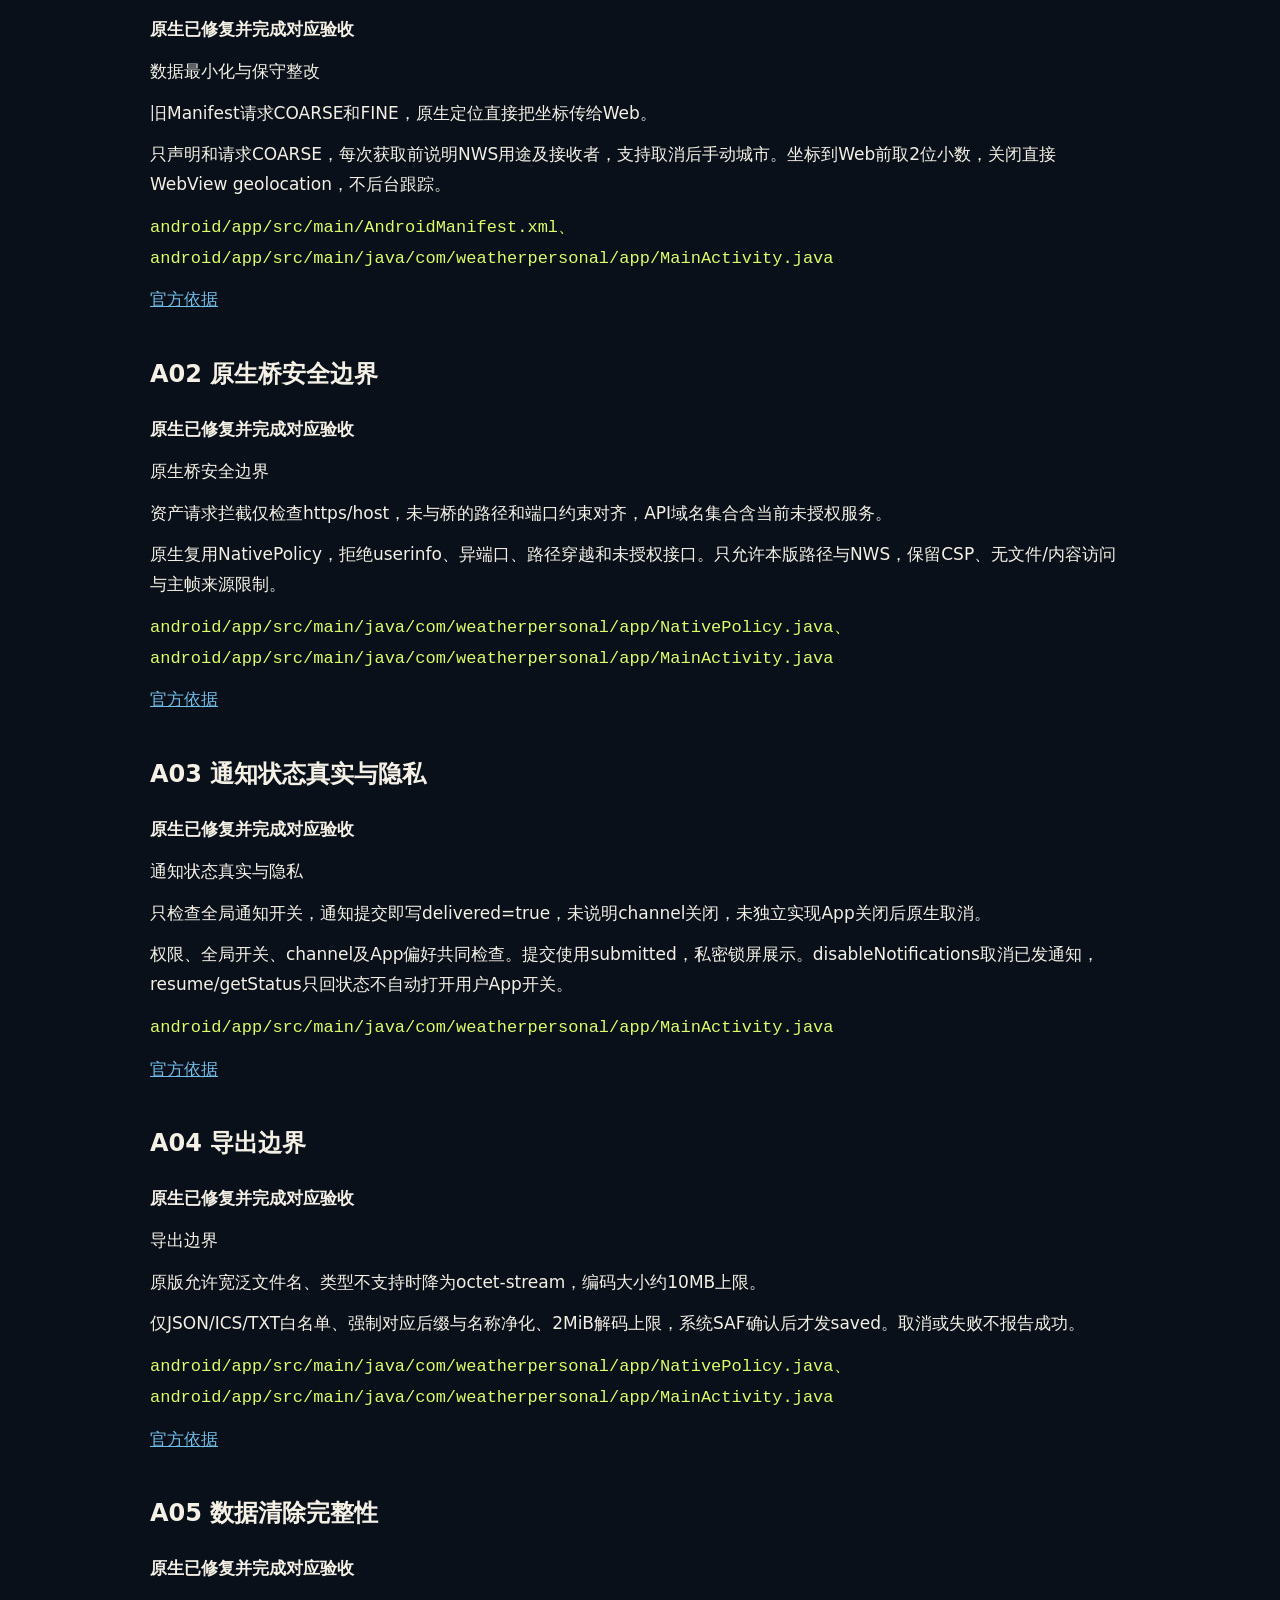
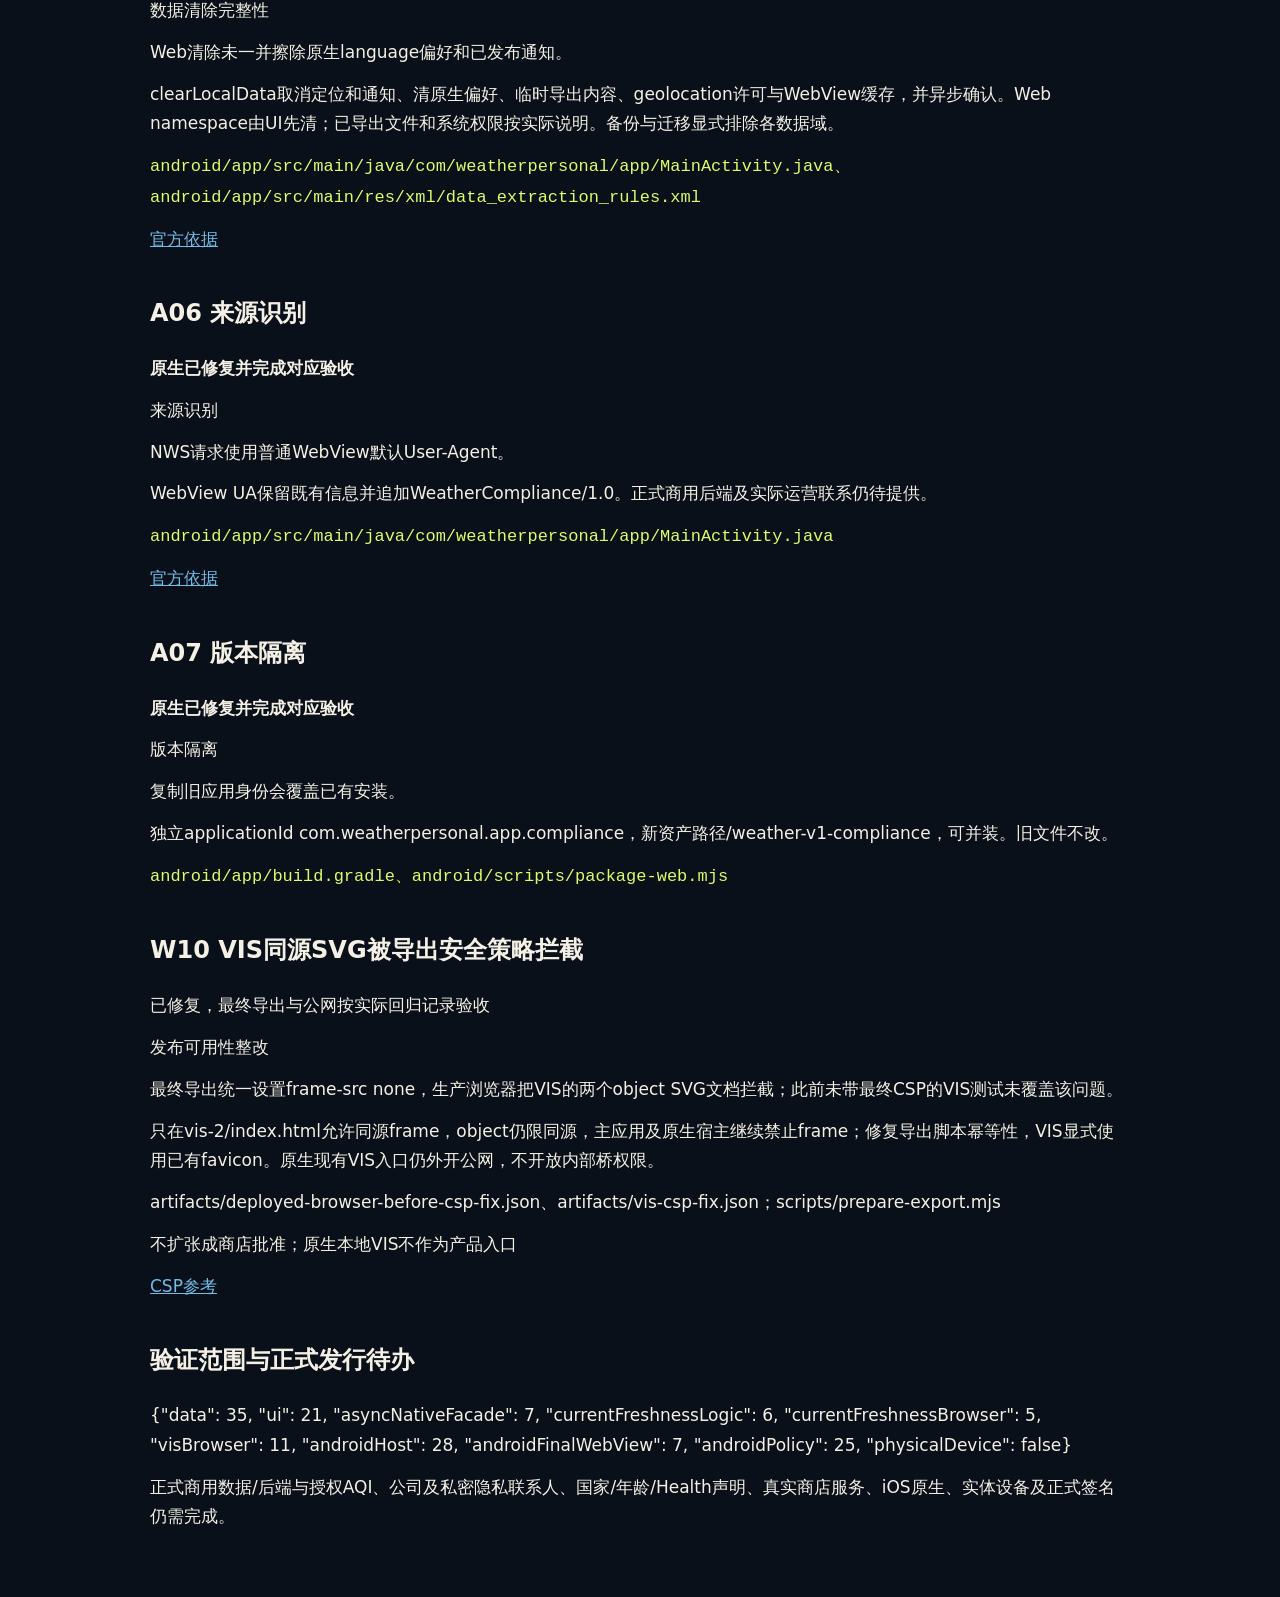
<file: audit.html>
<!doctype html><html lang="zh-CN"><meta charset="utf-8"><meta name="viewport" content="width=device-width,initial-scale=1"><link rel="icon" href="favicon.svg"><title>天气App合规审查</title><style>body{margin:0;background:#091019;color:#f4f0e6;font:17px/1.75 system-ui}main{max-width:980px;margin:auto;padding:32px 22px 90px}h1{font-size:36px}h2{font-size:24px;margin-top:38px}a{color:#72bce8}nav{display:flex;gap:22px;flex-wrap:wrap}code{overflow-wrap:anywhere;color:#ddfc68}p{margin:12px 0}</style><main><h1>天气App合规审查与修复</h1><nav><a href="./">Demo</a><a href="vis-2/">VIS</a><a href="https://my.feishu.cn/docx/VIaodnwZRoOaWJxuWO3cm3Iwnbh">图文需求</a><a href="downloads/V1.0%20合规%20天气App.zip">完整包</a><a href="downloads/">APK与全部下载</a><a href="产品需求.md">完整需求源稿</a></nav><p>正式规则、保守整改和待补证据分别记录。当前真实数据为NWS-only，AQI未接入时完整跑步评估保留未完成状态。</p><section><h2>D01 地名与AQI免费API缺少本产品商用资格依据</h2><p><strong>已修复，数据行为测试通过</strong></p><p>服务许可约束</p><p>原版直接请求Open-Meteo免费地名和AQI域名。服务条款将商业产品及推广用途列入商业使用，单凭未收费不能确认合格，CC BY数据许可与API服务资格分别适用。</p><p>默认移除两个免费服务调用。地点搜索只检索4个公开预置城市，其他美国地区可主动粗略定位；AQI显示未接入来源，不回填旧缓存。商业服务需确认许可并接入后再恢复。</p><p><code>原版V1.0/app/services.ts:153；原版V1.0/app/services.ts:200</code></p><p><a href="https://open-meteo.com/en/terms">官方依据</a> <a href="https://open-meteo.com/en/pricing">官方依据</a> <a href="https://open-meteo.com/en/licence">官方依据</a> </p></section><section><h2>D02 原始坐标不必要地高精度传输</h2><p><strong>已修复，数据行为测试通过</strong></p><p>保守隐私整改</p><p>原版AQI请求直接插入完整lat/lon，NWS使用4位小数。精度比本版区域天气目的更细。</p><p>服务入口先四舍五入到0.01度，再用于NWS请求和返回快照。近似位置仍是个人数据，不能宣称匿名或保证预警边界精确。UI和原生配套确认及最小权限见各自报告。 Google Data safety的Approximate/Precise按实际物理粒度另核，0.01度粗化不预先保证属于Approximate。</p><p><code>原版V1.0/app/services.ts:153；合规副本/app/services.ts:9</code></p><p><a href="https://support.google.com/googleplay/android-developer/answer/10144311">官方依据</a> <a href="https://developer.apple.com/app-store/review/guidelines/">官方依据</a> </p></section><section><h2>D03 聚合状态新鲜但单独预报或警报源可能已失效</h2><p><strong>已修复，数据行为测试通过</strong></p><p>数据正确性整改</p><p>原版决策主要使用快照总状态和部分警报状态，独立源缺失/非有限过期时间未完整拒绝。</p><p>预测和警报各自须有与live/scenario一致的源状态和有效过期时间。决策有效期取所有依赖到期时间的最早值。</p><p><code>原版V1.0/app/core.ts:189；合规副本/app/core.ts:197</code></p><p><a href="https://developer.apple.com/app-store/review/guidelines/">官方依据</a> <a href="https://www.weather.gov/documentation/services-web-api">官方依据</a> </p></section><section><h2>D04 缺AQI仍可能生成可应用的改期建议</h2><p><strong>已修复，数据行为测试通过</strong></p><p>证据边界整改</p><p>原版会对未知AQI给watch，但天气得分改善分支仍可能先返回change和canApply。</p><p>未知空气质量时保留天气风险提示，低/中天气风险为watch，已知严重天气仍优先no-window。禁止生成可应用改期和完整环境评估结论；候选窗口也必须覆盖AQI。</p><p><code>原版V1.0/app/core.ts:213；合规副本/app/core.ts:208</code></p><p><a href="https://developer.apple.com/app-store/review/guidelines/">官方依据</a> <a href="https://support.google.com/googleplay/android-developer/answer/17006354">官方依据</a> </p></section><section><h2>D05 CAP消息有效期可能被事件结束时间延长</h2><p><strong>已修复，数据行为测试通过</strong></p><p>警报有效期整改</p><p>原版优先使用ends而非expires，事件预计结束更晚时会延长消息有效期。</p><p>以消息expires和可用ends中较早者为截止；缺失有效期即视警报源不可用，不自行补造。</p><p><code>原版V1.0/app/services.ts:118；合规副本/app/services.ts:127</code></p><p><a href="https://www.weather.gov/documentation/services-web-alerts">官方依据</a> </p></section><section><h2>D06 缺少Actual状态的警报条目可被当实际警报</h2><p><strong>已修复，数据行为测试通过</strong></p><p>数据完整性整改</p><p>原版状态字段缺失时继续解析，其语义未经确认。</p><p>Test/Exercise等非Actual及Cancel仍排除；缺少状态或关键结构时失败，并通过源失效限制建议。</p><p><code>原版V1.0/app/services.ts:117；合规副本/app/services.ts:125</code></p><p><a href="https://www.weather.gov/documentation/services-web-alerts">官方依据</a> </p></section><section><h2>D07 警报发布时间用本次获取时间代替</h2><p><strong>已修复，数据行为测试通过</strong></p><p>时间披露整改</p><p>原版警报源issuedAt直接赋Date.now。一次获取不证明官方在同一时刻发布。</p><p>只读取响应提供的updated时间，字段缺失保留null。fetchedAt单独记录请求取得时刻。</p><p><code>原版V1.0/app/services.ts:187；合规副本/app/services.ts:163</code></p><p><a href="https://www.weather.gov/documentation/services-web-api">官方依据</a> <a href="https://www.weather.gov/disclaimer">官方依据</a> </p></section><section><h2>D08 小时间隙及非有限端点可能被当完整覆盖</h2><p><strong>已修复，数据行为测试通过</strong></p><p>数据完整性整改</p><p>原版允许不超过1秒的预报间隙，且没有排除Infinity端点。</p><p>完整训练时段不允许任何未覆盖间隙，非有限或倒置区间不参与覆盖证明。</p><p><code>原版V1.0/app/core.ts:153；合规副本/app/core.ts:153</code></p><p><a href="https://developer.apple.com/app-store/review/guidelines/">官方依据</a> </p></section><section><h2>D09 Minor官方Advisory在判断里被忽略</h2><p><strong>已修复，数据行为测试通过</strong></p><p>保守风险整改</p><p>原版决策只关联Extreme/Severe/Moderate/Unknown，Minor未进入当前窗口理由。</p><p>所有适用官方等级都关联到窗口，Minor至少保留提示而非默认为无提示，严重/未知风险仍优先。</p><p><code>原版V1.0/app/core.ts:173；合规副本/app/core.ts:175</code></p><p><a href="https://www.weather.gov/documentation/services-web-alerts">官方依据</a> </p></section><section><h2>D10 非法或未来AQI值可能参与低风险判断</h2><p><strong>已修复，数据行为测试通过</strong></p><p>数据完整性整改</p><p>原版AQI覆盖判定主要排除null，负值及未来有效时间未作为独立拒绝条件。</p><p>引擎拒绝负值、NaN/Infinity、未来时刻和缺失/过期模型源。现行实连路径本身不加载未经确认的AQI。</p><p><code>原版V1.0/app/core.ts:169；合规副本/app/core.ts:173</code></p><p><a href="https://open-meteo.com/en/docs/air-quality-api">官方依据</a> <a href="https://developer.apple.com/app-store/review/guidelines/">官方依据</a> </p></section><section><h2>G01 商业AQI、完整城市搜索与服务端尚未就绪</h2><p><strong>待取得材料与实际接入</strong></p><p>正式发行待办</p><p>没有已验证的商用数据合同或认证端点。</p><p>补齐适用服务资格、后端密钥隔离、NWS应用识别、配额/错误监控和数据归因后，再恢复对应能力。默认4城市与缺AQI限制已在代码执行。</p><p><code>产品范围与services.ts的DATA_ACCESS</code></p><p><a href="https://open-meteo.com/en/terms">官方依据</a> <a href="https://open-meteo.com/en/pricing">官方依据</a> <a href="https://www.weather.gov/documentation/services-web-api">官方依据</a> </p></section><section><h2>G02 粗略定位与预警不能当完整救援能力</h2><p><strong>代码限制已落实，真机及边界仍待核</strong></p><p>使用边界与正式验收</p><p>约0.01度坐标会存在空间误差，NWS互联网消息也无及时送达保证。</p><p>显示区域性与来源时间，官方原文与应用实验规则分开。真实设备、区域边界、断网与失效时保守降级需验证。</p><p><code>app/services.ts approximateCoordinates；app/core.ts RULES</code></p><p><a href="https://www.weather.gov/disclaimer">官方依据</a> <a href="https://www.weather.gov/documentation/services-web-alerts">官方依据</a> </p></section><section><h2>G03 Running计划及训练记录需准确填写Health声明</h2><p><strong>待真实控制台核对</strong></p><p>控制台待办</p><p>功能包含跑步计划、训练完成与反馈，不能仅因主类天气就自动声明无健康功能。</p><p>Google所有发布App都填Health apps声明。当前Activity and Fitness范围按真实功能核对，并同步数据披露。医疗器械身份须按实际用途独立判断。</p><p><code>产品MVP V6.0；app/model.ts计划/反馈字段</code></p><p><a href="https://support.google.com/googleplay/android-developer/answer/14738291">官方依据</a> </p></section><section><h2>G04 真实支付、广告与后台远程推送未实现</h2><p><strong>待真实服务接入</strong></p><p>正式发行待办</p><p>当前是本地报价意向实验，未接商店交易或远程监测服务。</p><p>保持不收费的清楚状态，正式收费前接入平台支付、恢复与退款生命周期。广告或健康SDK接入后按实际行为处理同意、ATT及数据声明。</p><p><code>原版release与app/secondary.tsx Pricing</code></p><p><a href="https://developer.apple.com/app-store/review/guidelines/">官方依据</a> <a href="https://support.google.com/googleplay/android-developer/answer/9900533">官方依据</a> <a href="https://support.google.com/googleplay/android-developer/answer/10144311">官方依据</a> </p></section><section><h2>G05 正式主体、客服、国家及年龄资料仍需定稿</h2><p><strong>待真实材料</strong></p><p>正式发行待办</p><p>项目品牌临时名称及正式商业主体/隐私联系人没有本轮已核材料。</p><p>补齐真实主体和权利请求渠道、国家/年龄/trader、隐私政策与商店问卷，不填猜测身份。</p><p><code>项目CLAUDE与本轮范围</code></p><p><a href="https://support.google.com/googleplay/android-developer/answer/10144311">官方依据</a> <a href="https://developer.apple.com/app-store/review/guidelines/">官方依据</a> </p></section><section><h2>G06 演示包和静态网站不能替代双平台商店验收</h2><p><strong>待正式构建与商店审核</strong></p><p>正式发行待办</p><p>现有Android测试包及Web/H5，不存在已批准的双商店正式版本证据。</p><p>正式签名、AAB、iOS原生封装/能力、真机辅助功能与性能、控制台和版本审批分别验收。</p><p><code>项目V1.0交付记录</code></p><p><a href="https://developer.apple.com/app-store/review/guidelines/">官方依据</a> <a href="https://support.google.com/googleplay/android-developer/answer/9859455">官方依据</a> </p></section><section><h2>G07 旧依赖审计发现公告匹配项</h2><p><strong>Root已报告修复，构建验收由Root合并</strong></p><p>构建链安全整改</p><p>原依赖扫描有critical1和high2。服务端公告触发条件不能直接套成静态站正在暴露RCE。</p><p>Root定点升级Next/eslint-config-next、sharp、source-map-js，生产依赖audit归零，记录实际触发边界与版本。</p><p><code>artifacts/dependency-audit.json；npm-audit-after.json</code></p><p><a href="https://github.com/advisories/GHSA-673q-mjm6-r5xr">官方依据</a> <a href="https://github.com/advisories/GHSA-wq5f-xc86-pv6w">官方依据</a> <a href="https://github.com/advisories/GHSA-68fv-2mgg-jv7q">官方依据</a> </p></section><section><h2>W01 位置披露与数据最小化</h2><p><strong>已在Demo修复，发行资料待办另列</strong></p><p>保守隐私整改</p><p>原LocationScreen直接请求GPS，解析和本机记录使用完整坐标。</p><p>增加浏览器定位前用途/接收者确认，拒绝后保留手动城市；Android使用原生同等确认。坐标先降至两位再请求NWS和持久化，位置ID一并降低精度。</p><p><code>web/app/screens.tsx; web/app/model.ts</code></p><p><a href="https://support.google.com/googleplay/android-developer/answer/10144311">官方依据</a> <a href="https://developer.apple.com/app-store/review/guidelines/">官方依据</a> <a href="https://developer.android.com/develop/sensors-and-location/location/permissions">官方依据</a> <a href="https://www.weather.gov/disclaimer">官方依据</a> </p></section><section><h2>W02 新旧数据隔离与清除</h2><p><strong>已在Demo修复，发行资料待办另列</strong></p><p>交付隔离及数据删除</p><p>原STORE_KEY、草稿和session地点键共享weather-v1，复制版本可能改写原数据。</p><p>新STORE_KEY为weather-personal-v1-compliance，独立草稿/session键，不自动导入旧GPS。重置清本版草稿、恢复记录、session及weather-v1-compliance资源缓存，再调用原生清除桥。</p><p><code>web/app/model.ts; web/app/page.tsx; web/app/screens.tsx; web/app/secondary.tsx</code></p><p><a href="https://support.google.com/googleplay/android-developer/answer/10144311">官方依据</a> <a href="https://developer.apple.com/app-store/review/guidelines/">官方依据</a> <a href="https://developer.android.com/develop/sensors-and-location/location/permissions">官方依据</a> <a href="https://www.weather.gov/disclaimer">官方依据</a> </p></section><section><h2>W03 默认导出泄露位置与自由备注</h2><p><strong>已在Demo修复，发行资料待办另列</strong></p><p>隐私整改</p><p>原JSON直接导出全部AppData，包含GPS、快照URL和备注。</p><p>默认JSON白名单保留城市/时间等记录，去坐标、快照、事件属性、自由备注与决策天气ID。ICS导出增加隐私确认并统一CRLF/CR/LF转义，防备注伪造日历行。</p><p><code>web/app/model.ts; web/app/secondary.tsx; web/app/screens.tsx</code></p><p><a href="https://support.google.com/googleplay/android-developer/answer/10144311">官方依据</a> <a href="https://developer.apple.com/app-store/review/guidelines/">官方依据</a> <a href="https://developer.android.com/develop/sensors-and-location/location/permissions">官方依据</a> <a href="https://www.weather.gov/disclaimer">官方依据</a> </p></section><section><h2>W04 通知状态与关闭路径</h2><p><strong>已在Demo修复，发行资料待办另列</strong></p><p>权限准确性整改</p><p>原通知只有开启操作，持久布尔值可能在系统撤权后继续显示开启。</p><p>新增App发送开关和disableNotifications桥；native status与浏览器focus重新读取真实权限，系统状态不会重新启用用户关闭的偏好。原生清除成功提示等待localDataCleared事件。</p><p><code>web/app/page.tsx; web/app/context.ts; web/app/secondary.tsx</code></p><p><a href="https://support.google.com/googleplay/android-developer/answer/10144311">官方依据</a> <a href="https://developer.apple.com/app-store/review/guidelines/">官方依据</a> <a href="https://developer.android.com/develop/sensors-and-location/location/permissions">官方依据</a> <a href="https://www.weather.gov/disclaimer">官方依据</a> </p></section><section><h2>W05 隐私、条款与支持入口不完整</h2><p><strong>已在Demo修复，发行资料待办另列</strong></p><p>正式发行要求缺口的Demo修复</p><p>原版只有设置内短说明，没有独立隐私/条款和清楚的联系入口。</p><p>新增双语privacy.html、terms.html和legal.css，首次欢迎、定位与设置/报价均提供入口。覆盖接收方、位置、缓存、导出、清除、通知与未来服务。</p><p><code>web/public/privacy.html; web/public/terms.html; web/app/screens.tsx; web/app/secondary.tsx</code></p><p><a href="https://support.google.com/googleplay/android-developer/answer/10144311">官方依据</a> <a href="https://developer.apple.com/app-store/review/guidelines/">官方依据</a> <a href="https://developer.android.com/develop/sensors-and-location/location/permissions">官方依据</a> <a href="https://www.weather.gov/disclaimer">官方依据</a> </p></section><section><h2>W06 来源资格收缩后的UI一致性</h2><p><strong>已在Demo修复，发行资料待办另列</strong></p><p>实际数据来源与能力说明</p><p>旧UI说当前使用CAMS/Open-Meteo，缺AQI时仍可能显示可保留判断动作。</p><p>随数据层停用免费端点，改本地四城市搜索和主动降低精度GPS，AQI显示未接入及缺失限制。缺AQI不提供自动应用决定，允许自行编辑计划。应用规则明确为自有判断，非NWS官方跑步建议。</p><p><code>web/app/screens.tsx; web/app/secondary.tsx; web/app/page.tsx</code></p><p><a href="https://support.google.com/googleplay/android-developer/answer/10144311">官方依据</a> <a href="https://developer.apple.com/app-store/review/guidelines/">官方依据</a> <a href="https://developer.android.com/develop/sensors-and-location/location/permissions">官方依据</a> <a href="https://www.weather.gov/disclaimer">官方依据</a> </p></section><section><h2>W07 合规版链接与品牌身份</h2><p><strong>已在Demo修复，发行资料待办另列</strong></p><p>版本交付准确性</p><p>原Metadata、安装入口与SW注册指向/weather-v1，会返回旧版。</p><p>UI、metadata和SW注册改/weather-v1-compliance，显示独立合规版标识。</p><p><code>web/app/layout.tsx; web/app/page.tsx; web/app/screens.tsx; web/app/secondary.tsx</code></p><p><a href="https://support.google.com/googleplay/android-developer/answer/10144311">官方依据</a> <a href="https://developer.apple.com/app-store/review/guidelines/">官方依据</a> <a href="https://developer.android.com/develop/sensors-and-location/location/permissions">官方依据</a> <a href="https://www.weather.gov/disclaimer">官方依据</a> </p></section><section><h2>W08 报价研究文案</h2><p><strong>已在Demo修复，发行资料待办另列</strong></p><p>保持准确并小幅澄清</p><p>原版已经明确价格意向、不扣费，单纯报价研究本身没有判为违规。</p><p>将愿意试用改为记录报价兴趣，保留拟定月/年价和本地意向，不创建试用、购买或会员；增加条款与隐私入口。</p><p><code>web/app/secondary.tsx</code></p><p><a href="https://support.google.com/googleplay/android-developer/answer/10144311">官方依据</a> <a href="https://developer.apple.com/app-store/review/guidelines/">官方依据</a> <a href="https://developer.android.com/develop/sensors-and-location/location/permissions">官方依据</a> <a href="https://www.weather.gov/disclaimer">官方依据</a> </p></section><section><h2>W09 首页与穿搭混用过期观测</h2><p><strong>已在Demo修复，发行资料待办另列</strong></p><p>实际数据新鲜度展示缺口</p><p>Home和outfitModel优先snapshot.current，仅整体forecast expiry被检查，服务层明确stale的观测仍可能显示为当前主温度并影响穿搭。</p><p>共享displayHour逐来源检查观测有效期与时刻，失效时只采用覆盖当前时段且来源仍有效的小时预报。均不可用时为空，不退到第一小时。首页标记当前时段预报及观测不可用，原供应商值保留在来源记录。</p><p><code>web/app/model.ts; web/app/screens.tsx</code></p><p><a href="https://support.google.com/googleplay/android-developer/answer/10144311">官方依据</a> <a href="https://developer.apple.com/app-store/review/guidelines/">官方依据</a> <a href="https://developer.android.com/develop/sensors-and-location/location/permissions">官方依据</a> <a href="https://www.weather.gov/disclaimer">官方依据</a> </p></section><section><h2>A01 数据最小化与保守整改</h2><p><strong>原生已修复并完成对应验收</strong></p><p>数据最小化与保守整改</p><p>旧Manifest请求COARSE和FINE，原生定位直接把坐标传给Web。</p><p>只声明和请求COARSE，每次获取前说明NWS用途及接收者，支持取消后手动城市。坐标到Web前取2位小数，关闭直接WebView geolocation，不后台跟踪。</p><p><code>android/app/src/main/AndroidManifest.xml、android/app/src/main/java/com/weatherpersonal/app/MainActivity.java</code></p><p><a href="https://developer.android.com/develop/sensors-and-location/location/permissions/runtime">官方依据</a> </p></section><section><h2>A02 原生桥安全边界</h2><p><strong>原生已修复并完成对应验收</strong></p><p>原生桥安全边界</p><p>资产请求拦截仅检查https/host，未与桥的路径和端口约束对齐，API域名集合含当前未授权服务。</p><p>原生复用NativePolicy，拒绝userinfo、异端口、路径穿越和未授权接口。只允许本版路径与NWS，保留CSP、无文件/内容访问与主帧来源限制。</p><p><code>android/app/src/main/java/com/weatherpersonal/app/NativePolicy.java、android/app/src/main/java/com/weatherpersonal/app/MainActivity.java</code></p><p><a href="https://developer.android.com/privacy-and-security/risks/insecure-webview-native-bridges">官方依据</a> </p></section><section><h2>A03 通知状态真实与隐私</h2><p><strong>原生已修复并完成对应验收</strong></p><p>通知状态真实与隐私</p><p>只检查全局通知开关，通知提交即写delivered=true，未说明channel关闭，未独立实现App关闭后原生取消。</p><p>权限、全局开关、channel及App偏好共同检查。提交使用submitted，私密锁屏展示。disableNotifications取消已发通知，resume/getStatus只回状态不自动打开用户App开关。</p><p><code>android/app/src/main/java/com/weatherpersonal/app/MainActivity.java</code></p><p><a href="https://developer.android.com/develop/ui/compose/notifications/notification-permission">官方依据</a> </p></section><section><h2>A04 导出边界</h2><p><strong>原生已修复并完成对应验收</strong></p><p>导出边界</p><p>原版允许宽泛文件名、类型不支持时降为octet-stream，编码大小约10MB上限。</p><p>仅JSON/ICS/TXT白名单、强制对应后缀与名称净化、2MiB解码上限，系统SAF确认后才发saved。取消或失败不报告成功。</p><p><code>android/app/src/main/java/com/weatherpersonal/app/NativePolicy.java、android/app/src/main/java/com/weatherpersonal/app/MainActivity.java</code></p><p><a href="https://developer.android.com/training/data-storage/shared/documents-files">官方依据</a> </p></section><section><h2>A05 数据清除完整性</h2><p><strong>原生已修复并完成对应验收</strong></p><p>数据清除完整性</p><p>Web清除未一并擦除原生language偏好和已发布通知。</p><p>clearLocalData取消定位和通知、清原生偏好、临时导出内容、geolocation许可与WebView缓存，并异步确认。Web namespace由UI先清；已导出文件和系统权限按实际说明。备份与迁移显式排除各数据域。</p><p><code>android/app/src/main/java/com/weatherpersonal/app/MainActivity.java、android/app/src/main/res/xml/data_extraction_rules.xml</code></p><p><a href="https://support.google.com/googleplay/android-developer/answer/10144311">官方依据</a> </p></section><section><h2>A06 来源识别</h2><p><strong>原生已修复并完成对应验收</strong></p><p>来源识别</p><p>NWS请求使用普通WebView默认User-Agent。</p><p>WebView UA保留既有信息并追加WeatherCompliance/1.0。正式商用后端及实际运营联系仍待提供。</p><p><code>android/app/src/main/java/com/weatherpersonal/app/MainActivity.java</code></p><p><a href="https://www.weather.gov/documentation/services-web-api">官方依据</a> </p></section><section><h2>A07 版本隔离</h2><p><strong>原生已修复并完成对应验收</strong></p><p>版本隔离</p><p>复制旧应用身份会覆盖已有安装。</p><p>独立applicationId com.weatherpersonal.app.compliance，新资产路径/weather-v1-compliance，可并装。旧文件不改。</p><p><code>android/app/build.gradle、android/scripts/package-web.mjs</code></p><p></p></section><section><h2>W10 VIS同源SVG被导出安全策略拦截</h2><p>已修复，最终导出与公网按实际回归记录验收</p><p>发布可用性整改</p><p>最终导出统一设置frame-src none，生产浏览器把VIS的两个object SVG文档拦截；此前未带最终CSP的VIS测试未覆盖该问题。</p><p>只在vis-2/index.html允许同源frame，object仍限同源，主应用及原生宿主继续禁止frame；修复导出脚本幂等性，VIS显式使用已有favicon。原生现有VIS入口仍外开公网，不开放内部桥权限。</p><p>artifacts/deployed-browser-before-csp-fix.json、artifacts/vis-csp-fix.json；scripts/prepare-export.mjs</p><p>不扩张成商店批准；原生本地VIS不作为产品入口</p><p><a href="https://developer.mozilla.org/en-US/docs/Web/HTTP/Reference/Headers/Content-Security-Policy/frame-src">CSP参考</a></p></section><h2>验证范围与正式发行待办</h2><p>{&quot;data&quot;: 35, &quot;ui&quot;: 21, &quot;asyncNativeFacade&quot;: 7, &quot;currentFreshnessLogic&quot;: 6, &quot;currentFreshnessBrowser&quot;: 5, &quot;visBrowser&quot;: 11, &quot;androidHost&quot;: 28, &quot;androidFinalWebView&quot;: 7, &quot;androidPolicy&quot;: 25, &quot;physicalDevice&quot;: false}</p><p>正式商用数据/后端与授权AQI、公司及私密隐私联系人、国家/年龄/Health声明、真实商店服务、iOS原生、实体设备及正式签名仍需完成。</p></main></html>
</file>
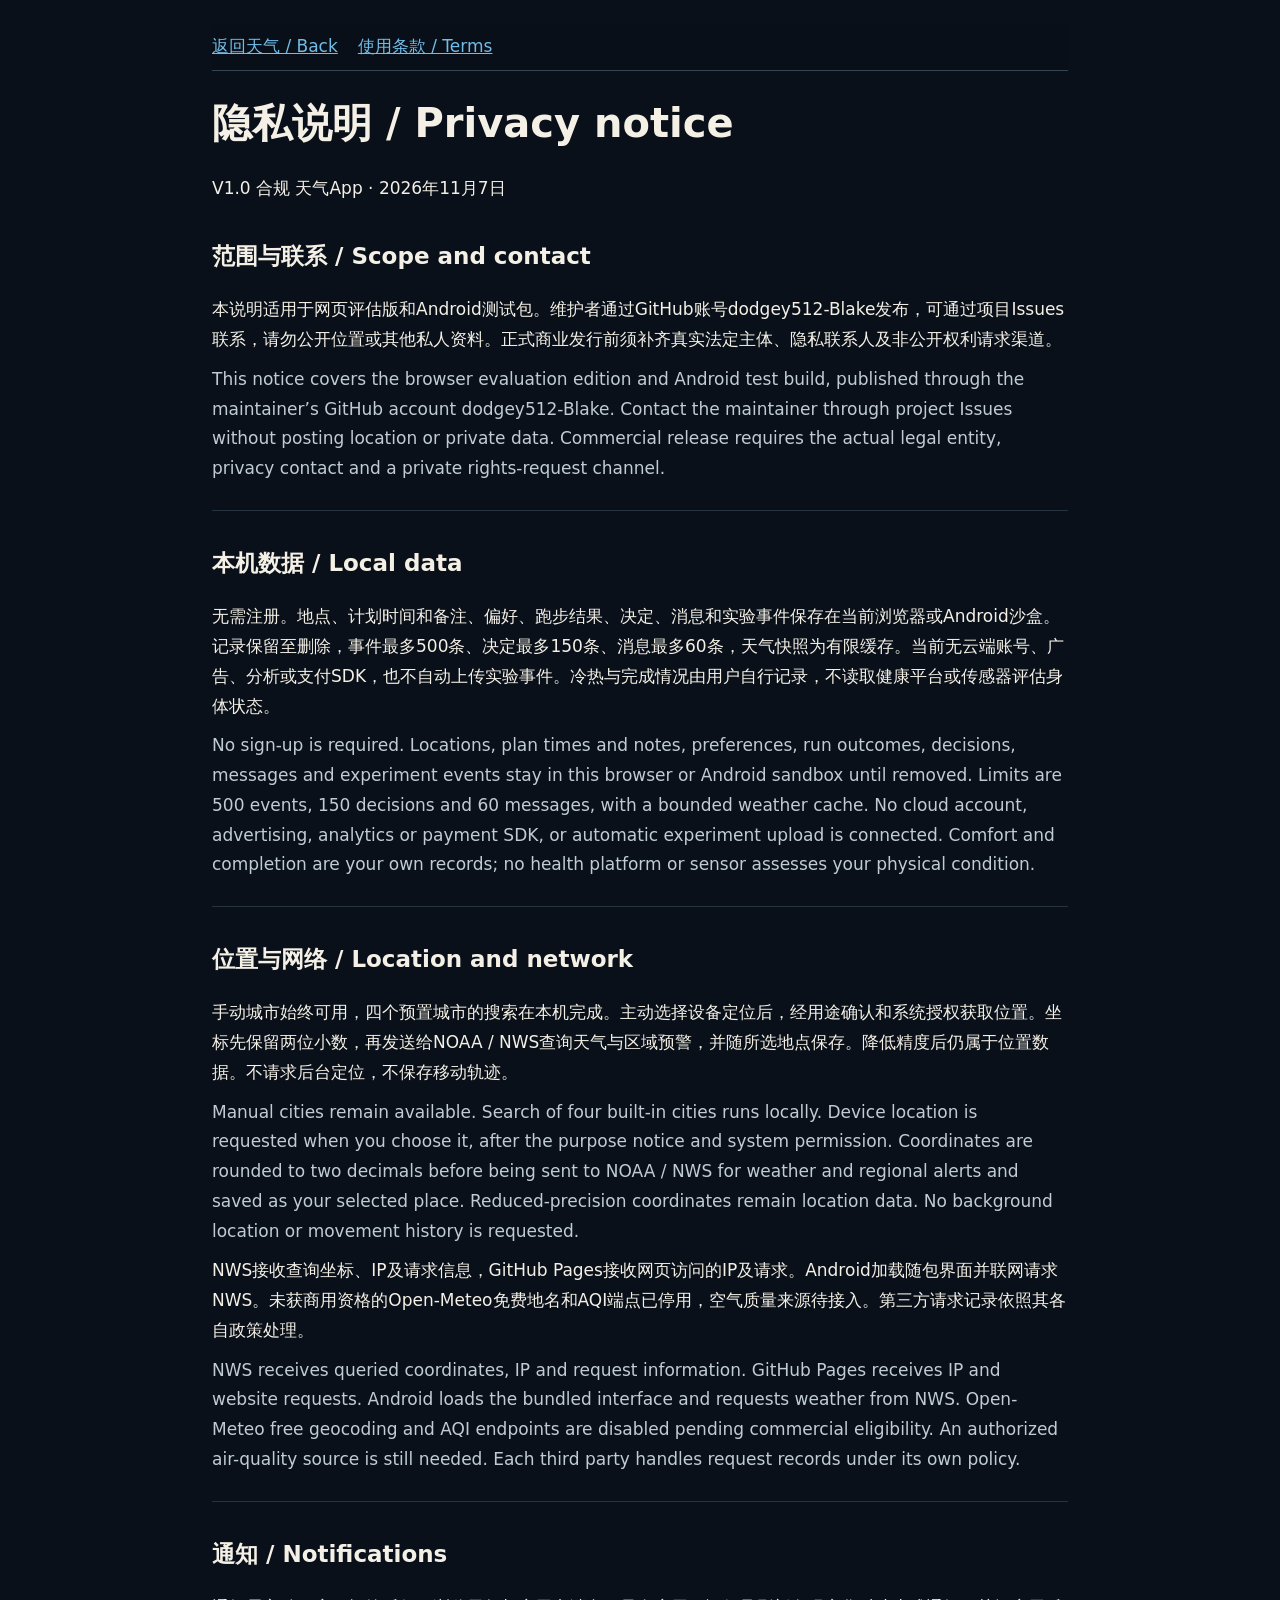
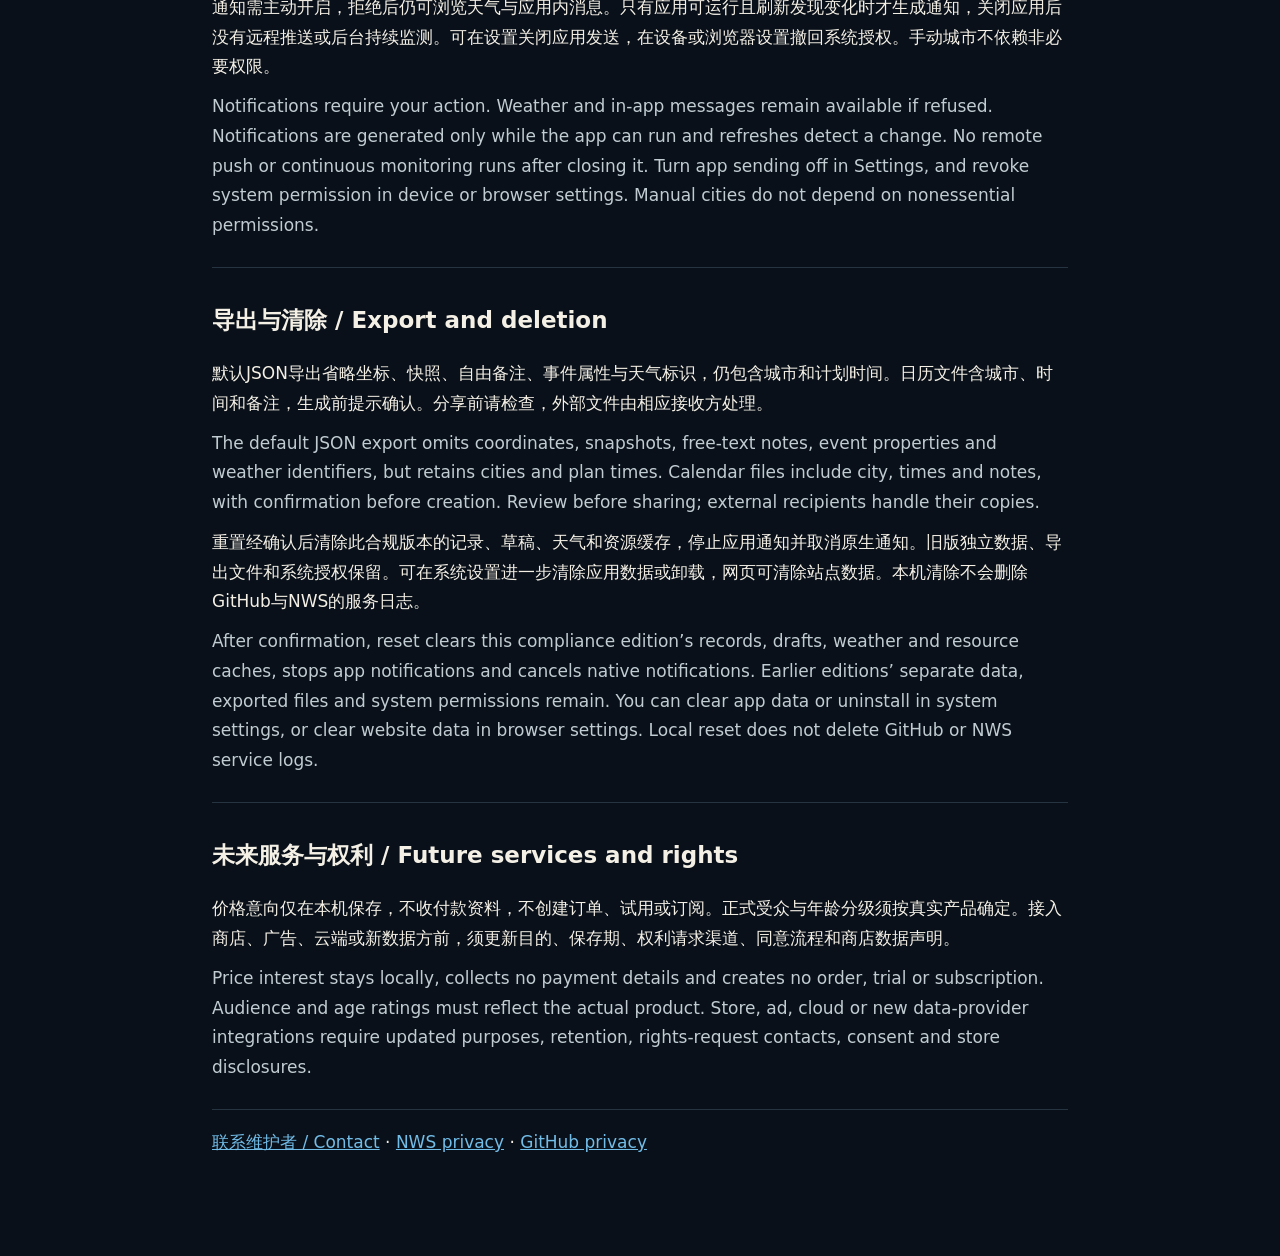
<file: privacy.html>
<!doctype html>
<html lang="zh-CN"><head><meta http-equiv="Content-Security-Policy" content="default-src 'self'; script-src 'self' ; style-src 'self' 'unsafe-inline'; font-src 'self' data:; img-src 'self' data: blob:; media-src 'self' blob:; connect-src 'self' https://api.weather.gov; worker-src 'self'; object-src 'self'; frame-src 'none'; base-uri 'self'; form-action 'none'"><meta name="referrer" content="no-referrer"><meta charset="utf-8"><meta name="viewport" content="width=device-width,initial-scale=1"><link rel="icon" href="./favicon.svg"><title>隐私说明 · Privacy notice · V1.0 合规 天气App</title><link rel="stylesheet" href="legal.css"></head><body><main>
<nav><a href="./">返回天气 / Back</a><a href="terms.html">使用条款 / Terms</a></nav>
<h1>隐私说明 / Privacy notice</h1><p>V1.0 合规 天气App · 2026年11月7日</p>
<section><h2>范围与联系 / Scope and contact</h2>
<p lang="zh-CN">本说明适用于网页评估版和Android测试包。维护者通过GitHub账号dodgey512-Blake发布，可通过项目Issues联系，请勿公开位置或其他私人资料。正式商业发行前须补齐真实法定主体、隐私联系人及非公开权利请求渠道。</p>
<p lang="en">This notice covers the browser evaluation edition and Android test build, published through the maintainer’s GitHub account dodgey512-Blake. Contact the maintainer through project Issues without posting location or private data. Commercial release requires the actual legal entity, privacy contact and a private rights-request channel.</p></section>
<section><h2>本机数据 / Local data</h2>
<p lang="zh-CN">无需注册。地点、计划时间和备注、偏好、跑步结果、决定、消息和实验事件保存在当前浏览器或Android沙盒。记录保留至删除，事件最多500条、决定最多150条、消息最多60条，天气快照为有限缓存。当前无云端账号、广告、分析或支付SDK，也不自动上传实验事件。冷热与完成情况由用户自行记录，不读取健康平台或传感器评估身体状态。</p>
<p lang="en">No sign-up is required. Locations, plan times and notes, preferences, run outcomes, decisions, messages and experiment events stay in this browser or Android sandbox until removed. Limits are 500 events, 150 decisions and 60 messages, with a bounded weather cache. No cloud account, advertising, analytics or payment SDK, or automatic experiment upload is connected. Comfort and completion are your own records; no health platform or sensor assesses your physical condition.</p></section>
<section><h2>位置与网络 / Location and network</h2>
<p lang="zh-CN">手动城市始终可用，四个预置城市的搜索在本机完成。主动选择设备定位后，经用途确认和系统授权获取位置。坐标先保留两位小数，再发送给NOAA / NWS查询天气与区域预警，并随所选地点保存。降低精度后仍属于位置数据。不请求后台定位，不保存移动轨迹。</p>
<p lang="en">Manual cities remain available. Search of four built-in cities runs locally. Device location is requested when you choose it, after the purpose notice and system permission. Coordinates are rounded to two decimals before being sent to NOAA / NWS for weather and regional alerts and saved as your selected place. Reduced-precision coordinates remain location data. No background location or movement history is requested.</p>
<p lang="zh-CN">NWS接收查询坐标、IP及请求信息，GitHub Pages接收网页访问的IP及请求。Android加载随包界面并联网请求NWS。未获商用资格的Open-Meteo免费地名和AQI端点已停用，空气质量来源待接入。第三方请求记录依照其各自政策处理。</p>
<p lang="en">NWS receives queried coordinates, IP and request information. GitHub Pages receives IP and website requests. Android loads the bundled interface and requests weather from NWS. Open-Meteo free geocoding and AQI endpoints are disabled pending commercial eligibility. An authorized air-quality source is still needed. Each third party handles request records under its own policy.</p></section>
<section><h2>通知 / Notifications</h2>
<p lang="zh-CN">通知需主动开启，拒绝后仍可浏览天气与应用内消息。只有应用可运行且刷新发现变化时才生成通知，关闭应用后没有远程推送或后台持续监测。可在设置关闭应用发送，在设备或浏览器设置撤回系统授权。手动城市不依赖非必要权限。</p>
<p lang="en">Notifications require your action. Weather and in-app messages remain available if refused. Notifications are generated only while the app can run and refreshes detect a change. No remote push or continuous monitoring runs after closing it. Turn app sending off in Settings, and revoke system permission in device or browser settings. Manual cities do not depend on nonessential permissions.</p></section>
<section><h2>导出与清除 / Export and deletion</h2>
<p lang="zh-CN">默认JSON导出省略坐标、快照、自由备注、事件属性与天气标识，仍包含城市和计划时间。日历文件含城市、时间和备注，生成前提示确认。分享前请检查，外部文件由相应接收方处理。</p>
<p lang="en">The default JSON export omits coordinates, snapshots, free-text notes, event properties and weather identifiers, but retains cities and plan times. Calendar files include city, times and notes, with confirmation before creation. Review before sharing; external recipients handle their copies.</p>
<p lang="zh-CN">重置经确认后清除此合规版本的记录、草稿、天气和资源缓存，停止应用通知并取消原生通知。旧版独立数据、导出文件和系统授权保留。可在系统设置进一步清除应用数据或卸载，网页可清除站点数据。本机清除不会删除GitHub与NWS的服务日志。</p>
<p lang="en">After confirmation, reset clears this compliance edition’s records, drafts, weather and resource caches, stops app notifications and cancels native notifications. Earlier editions’ separate data, exported files and system permissions remain. You can clear app data or uninstall in system settings, or clear website data in browser settings. Local reset does not delete GitHub or NWS service logs.</p></section>
<section><h2>未来服务与权利 / Future services and rights</h2>
<p lang="zh-CN">价格意向仅在本机保存，不收付款资料，不创建订单、试用或订阅。正式受众与年龄分级须按真实产品确定。接入商店、广告、云端或新数据方前，须更新目的、保存期、权利请求渠道、同意流程和商店数据声明。</p>
<p lang="en">Price interest stays locally, collects no payment details and creates no order, trial or subscription. Audience and age ratings must reflect the actual product. Store, ad, cloud or new data-provider integrations require updated purposes, retention, rights-request contacts, consent and store disclosures.</p></section>
<p><a href="https://github.com/dodgey512-Blake/dodgey512-Blake.github.io/issues" target="_blank" rel="noopener noreferrer">联系维护者 / Contact</a> · <a href="https://www.weather.gov/privacy" target="_blank" rel="noopener noreferrer">NWS privacy</a> · <a href="https://docs.github.com/en/site-policy/privacy-policies/github-general-privacy-statement" target="_blank" rel="noopener noreferrer">GitHub privacy</a></p>
</main></body></html>
</file>
<file: vis-2/vis.css>
:root{--night:#091019;--surface:#111b25;--bone:#f4f0e6;--sky:#72bce8;--volt:#ddfc68;--risk:#ff765f;--muted:#a0b2be;--line:#c9d9e222;--font:-apple-system,BlinkMacSystemFont,"PingFang SC","Microsoft YaHei",sans-serif;color-scheme:dark;scroll-behavior:smooth}
*{box-sizing:border-box}body{margin:0;background:var(--night);color:var(--bone);font:16px/1.6 var(--font);background-image:linear-gradient(#72bce807 1px,transparent 1px),linear-gradient(90deg,#72bce807 1px,transparent 1px);background-size:24px 24px}button,input{font:inherit}button,a,input{touch-action:manipulation}button,a{ -webkit-tap-highlight-color:transparent}button{cursor:pointer}button:disabled{cursor:not-allowed;opacity:.45}button:active:not(:disabled),a.primary:active{transform:scale(.975)}button:focus-visible,a:focus-visible,input:focus-visible{outline:2px solid var(--sky);outline-offset:4px}button,a{transition:background .2s,color .2s,transform .12s,box-shadow .2s}a{color:var(--sky);text-decoration:none}h1,h2,h3,p{margin:0;text-wrap:pretty}h1,h2{letter-spacing:-.04em;line-height:1.18}h1{font-size:clamp(28px,3.3vw,48px);font-weight:650}h2{font-size:clamp(24px,2.6vw,36px);font-weight:600}h3{font-size:22px;line-height:1.3;margin:20px 0}small{font-size:12px}.icon-defs{position:absolute;width:0;height:0;overflow:hidden}.icon{width:22px;height:22px;display:inline-block;fill:none;stroke:currentColor;stroke-width:1.8;stroke-linecap:round;stroke-linejoin:round;flex:none;vertical-align:middle}.masthead{position:sticky;top:0;z-index:30;padding:20px max(20px,4vw) 0;background:#091019ee;backdrop-filter:blur(24px);border-bottom:1px solid var(--line)}.masthead-line{display:flex;justify-content:space-between;gap:16px;align-items:center}.brand{display:flex;gap:12px;align-items:center;font-weight:700;letter-spacing:.06em;color:var(--bone)}.brand>span:last-child{font-size:12px;color:var(--muted);letter-spacing:.08em}.brand-mark{color:var(--volt)}.head-actions,.canvas-tools{display:flex;align-items:center;gap:8px;flex-wrap:wrap}.small-button{display:inline-flex;gap:8px;align-items:center;justify-content:center;min-height:44px;min-width:44px;padding:0 14px;border:1px solid var(--line);border-radius:999px;background:#f4f0e607;color:var(--bone);font-size:14px}.small-button:hover{background:#f4f0e614}.masthead-copy{display:flex;align-items:flex-end;justify-content:space-between;gap:32px;padding:28px 0}.eyebrow{color:var(--sky);font-size:12px;letter-spacing:.11em;font-weight:600;margin-bottom:12px}.masthead-note{max-width:370px;color:var(--muted);font-size:14px}.section-nav{display:flex;gap:32px;overflow-x:auto}.section-nav a{color:var(--muted);font-size:14px;min-height:44px;display:flex;align-items:center;white-space:nowrap;border-bottom:2px solid transparent}.section-nav a:hover{color:var(--bone);border-color:var(--volt)}main{padding:56px max(20px,4vw) 80px;max-width:1640px;margin:auto}section{scroll-margin-top:280px;margin-bottom:88px}.intro-grid{display:grid;grid-template-columns:minmax(320px,440px) minmax(320px,1fr);gap:clamp(40px,7vw,120px);align-items:center;max-width:1200px;margin-inline:auto}.specimen{margin:0}.specimen figcaption,figcaption{font-size:12px;color:var(--muted);letter-spacing:.1em;margin-bottom:16px}.live-phone{width:min(100%,400px)}.mini-app{position:relative;overflow:hidden;border:1px solid #f4f0e633;border-radius:36px;background:#111b25;min-height:660px;box-shadow:0 30px 90px #0005}.mini-top{position:relative;z-index:2;display:flex;align-items:center;justify-content:space-between;padding:24px}.city{display:flex;align-items:center;gap:8px;font-weight:650}.city .icon{width:18px}.demo-label{padding:4px 9px;border:1px solid #f4f0e644;border-radius:99px;font-size:12px;background:#09101955}.mini-weather{position:relative;z-index:2;padding:12px 24px 28px}.weather-date{font-size:14px}.temperature{font-family:"Space Grotesk","Avenir Next",var(--font);font-weight:500;font-size:96px;line-height:1.35;letter-spacing:-.075em}.temperature>span{font-family:var(--font);font-size:24px;letter-spacing:0;vertical-align:top;display:inline-block;margin:20px 0 0 8px}.mini-weather p{font-size:14px}.mini-content{position:relative;z-index:2;margin:12px 16px 102px;padding:16px;border:1px solid #f4f0e61c;border-radius:24px;background:#091019a8;backdrop-filter:blur(20px)}.sample-alert{display:flex;align-items:center;gap:8px;font-size:14px}.sample-alert .icon{color:var(--volt);width:18px}.sample-hours{display:grid;grid-template-columns:repeat(4,1fr);margin:24px 0}.sample-hours>div{display:grid;justify-items:center;gap:12px;border-right:1px solid var(--line);font-size:12px;color:var(--muted)}.sample-hours>div:last-child{border:0}.sample-hours .icon{color:var(--bone)}.sample-hours b{font-size:20px;color:var(--bone);font-weight:500}.small-outfit{display:flex;align-items:center;gap:12px;padding:16px 0;border-top:1px solid var(--line)}.small-outfit>div{min-width:0}.small-outfit small{color:var(--sky)}.small-outfit strong{display:block;font-size:14px;font-weight:500;margin-top:4px}.small-outfit>.icon{width:18px;margin-left:auto}.icon-tile{display:grid;place-items:center;color:var(--sky)}.tab-result{font-size:14px;color:var(--muted);border-top:1px solid var(--line);padding-top:16px;min-height:40px}.glass-nav{position:absolute;z-index:5;bottom:20px;left:18px;right:18px;display:grid;grid-template-columns:repeat(3,1fr);padding:6px;border:1px solid #f4f0e638;border-radius:999px;background:linear-gradient(160deg,#f4f0e620,#f4f0e608 55%,#f4f0e61c);backdrop-filter:blur(26px) saturate(135%);box-shadow:0 10px 32px #0004,inset 0 1px 0 #fff3;touch-action:pan-y;isolation:isolate}.glass-nav button{position:relative;z-index:2;border:0;border-radius:99px;min-width:0;min-height:58px;display:flex;flex-direction:column;align-items:center;justify-content:center;gap:4px;background:transparent;color:var(--muted);font-size:12px;transition:color .2s}.glass-nav button[aria-current=page]{color:var(--bone)}.glass-lens{position:absolute;z-index:1;top:6px;bottom:6px;width:calc((100% - 12px)/3);left:6px;border:1px solid #f4f0e61c;border-radius:999px;background:#f4f0e60b;box-shadow:inset 0 1px 0 #fff2;transition:transform .32s cubic-bezier(.2,.8,.2,1),background .2s,scale .2s;pointer-events:none}.glass-nav.is-active .glass-lens{background:#f4f0e62b;border-color:#fff5;scale:1.06 1.13;box-shadow:0 7px 15px #0003,inset 0 1px 1px #fff8}.glass-nav.is-active button.is-preview{color:var(--volt)}.under-link{display:block;text-align:center;font-size:14px;margin-top:18px;min-height:44px;padding:8px}.intro-notes>h2{font-size:clamp(32px,4vw,54px);margin-bottom:24px}.intro-notes>p{color:var(--muted);max-width:580px}.note-lines{margin:28px 0;border-top:1px solid var(--line)}.note-lines>div{display:flex;gap:24px;align-items:center;justify-content:space-between;padding:18px 0;border-bottom:1px solid var(--line)}.note-lines span{font-size:20px;letter-spacing:-.03em}.note-lines p{font-size:14px;text-align:right;color:var(--muted)}.preference-controls{display:flex;flex-wrap:wrap;gap:16px 28px;margin:20px 0}.preference-controls label{display:flex;align-items:center;gap:10px;min-height:44px;font-size:14px;cursor:pointer}input[type=checkbox]{accent-color:var(--volt);width:20px;height:20px}.fine{font-size:12px!important;line-height:1.65}.section-heading{display:flex;align-items:flex-end;justify-content:space-between;gap:24px;margin-bottom:28px}.section-heading>p{max-width:360px;color:var(--muted);font-size:14px}.weather-grid{display:grid;grid-template-columns:repeat(auto-fit,minmax(240px,1fr));gap:16px}.weather-card{position:relative;overflow:hidden;min-height:260px;border:1px solid var(--line);border-radius:24px;display:flex;flex-direction:column;justify-content:flex-end;padding:24px;margin:0}.weather-card figcaption{z-index:2;margin:0 0 6px;color:var(--bone);font-size:16px;letter-spacing:0;font-weight:600}.weather-card p{z-index:2;color:var(--muted);font-size:14px;max-width:220px}.hero-scene,.weather-motion{position:absolute;inset:0;overflow:hidden;pointer-events:none;background:linear-gradient(150deg,#244858,#10222e 70%,#091019)}.hero-scene:after,.weather-motion:after{content:"";position:absolute;inset:0;background:linear-gradient(transparent 40%,#091019e6)}.sun-disc{position:absolute;width:90px;height:90px;right:12%;top:14%;border-radius:50%;background:#ffd18a;box-shadow:0 0 24px #ffd18a55,0 0 100px #ffd18a33;animation:sun-breathe 6s ease-in-out infinite}.sun-disc:before{content:"";position:absolute;inset:-15px;border:1px solid #ffd18a33;border-radius:50%}.cloud-shape{position:absolute;top:24%;left:12%;width:100px;height:34px;border-radius:100px;background:linear-gradient(#d5e0e8b3,#97abb680);animation:cloud-drift 16s ease-in-out infinite alternate}.cloud-shape:before,.cloud-shape:after{content:"";position:absolute;background:inherit;border-radius:50%;width:46px;height:46px;top:-22px;left:16px}.cloud-shape:after{width:54px;height:54px;left:42px;top:-17px}.cloud-shape.second{left:auto;right:-8%;top:50%;scale:.7;animation-delay:-8s}.moon-disc{position:absolute;width:72px;height:72px;top:15%;right:15%;border-radius:50%;box-shadow:inset 17px -8px 0 #f4f0e6;rotate:-15deg;filter:drop-shadow(0 0 18px #72bce855)}.star-field{position:absolute;inset:0;background-image:radial-gradient(circle at 20% 14%,#fff 1px,transparent 2px),radial-gradient(circle at 55% 24%,#fff9 1px,transparent 2px),radial-gradient(circle at 88% 38%,#fff 1px,transparent 2px),radial-gradient(circle at 35% 46%,#fff8 1px,transparent 2px)}.motion-clear-night{background:linear-gradient(145deg,#16223c,#091019)}.motion-cloud{background:linear-gradient(145deg,#344753,#101e29)}.motion-rain{background:linear-gradient(145deg,#25414d,#091019)}.motion-storm{background:linear-gradient(145deg,#333d4c,#12101b)}.motion-snow{background:linear-gradient(145deg,#405365,#192634)}.motion-fog{background:linear-gradient(145deg,#334651,#18242f)}.rain-drop{position:absolute;left:var(--x);top:-25px;fill:#c3e8f6;opacity:var(--a,.7);width:8px;height:13px;animation:rain-fall var(--speed,1.4s) linear infinite;animation-delay:var(--delay,0s);transform:rotate(14deg)}.snow-flake{position:absolute;left:var(--x);top:-20px;width:5px;height:5px;border-radius:50%;background:#e5f2fa;animation:snow-fall var(--speed,4s) linear infinite;animation-delay:var(--delay,0s)}.fog-ribbon{position:absolute;left:-15%;right:-15%;top:var(--top);height:22px;border-radius:99px;background:#d4e6ef13;filter:blur(8px);animation:fog-drift 12s ease-in-out infinite alternate;animation-delay:var(--delay)}.lightning{position:absolute;right:25%;top:22%;width:45px;fill:#f4f0e6;opacity:0;filter:drop-shadow(0 0 12px #fff8);animation:lightning 8s linear infinite}.component-grid{display:grid;grid-template-columns:repeat(auto-fit,minmax(300px,1fr));gap:20px}.component-card{margin:0;padding:28px;border:1px solid var(--line);border-radius:28px;background:var(--surface);min-width:0}.component-card figcaption{color:var(--sky)}.button-stack{display:grid;gap:12px}.primary,.secondary{min-height:48px;display:inline-flex;justify-content:center;align-items:center;gap:12px;border-radius:16px;padding:12px 18px;font-size:16px;font-weight:600;text-align:center}.primary{border:1px solid var(--volt);background:var(--volt);color:var(--night)}.secondary{border:1px solid #c9d9e238;background:transparent;color:var(--bone)}.component-card .primary,.component-card .secondary{width:100%}.primary:hover{box-shadow:0 0 0 4px #ddfc6812}.helper{font-size:14px;color:var(--muted);line-height:1.6;margin-top:16px}.data-states{display:grid;gap:10px}.data-state{display:flex;align-items:center;justify-content:space-between;gap:8px;font-size:14px}.status-badge{display:inline-flex;align-items:center;gap:7px;min-height:30px;padding:4px 10px;border:1px solid var(--line);border-radius:99px;font-size:12px}.status-badge .icon{width:15px;height:15px}.fresh{color:var(--volt)}.cached{color:var(--sky)}.stale{color:#ffd18a}.unavailable,.risk{color:var(--risk)}.scenario{color:var(--bone)}.field-label{display:block;font-size:14px;margin:16px 0 8px}input:not([type=checkbox]){min-height:48px;width:100%;padding:10px 14px;border:1px solid #c9d9e238;border-radius:14px;background:var(--night);color:var(--bone);font-size:16px}.field-error{display:flex;align-items:flex-start;gap:8px;color:var(--risk);font-size:14px;margin:16px 0}.field-error .icon{width:18px;height:18px;margin-top:3px}.time-compare{display:flex;align-items:center;gap:12px;margin:24px 0}.time-compare>div{flex:1}.time-compare strong,.time-compare small{display:block}.time-compare small{color:var(--muted);font-size:12px}.time-compare strong{font-size:17px;margin-top:8px;overflow-wrap:anywhere}.time-compare>div:last-child strong{color:var(--volt)}.outfit-row{display:flex;gap:12px;margin-bottom:24px}.outfit-row>span{width:60px;height:60px;border-radius:18px;display:grid;place-items:center;background:#72bce81a;color:var(--sky)}.outfit-row>span .icon{width:28px;height:28px}.outfit-text{font-size:20px;line-height:1.4;display:block}.choice-row{display:grid;grid-template-columns:repeat(3,1fr);gap:6px;margin-top:20px}.choice-row button{min-height:46px;padding:6px;border:1px solid var(--line);border-radius:14px;background:transparent;color:var(--bone);font-size:14px}.choice-row button[aria-pressed=true]{border-color:var(--volt);background:var(--volt);color:var(--night)}.lifecycle{display:grid;gap:20px;margin-top:28px}.lifecycle>div{display:grid;grid-template-columns:14px 1fr;column-gap:12px}.lifecycle strong{font-size:16px}.lifecycle small{font-size:14px;grid-column:2;color:var(--muted)}.status-dot{width:10px;height:10px;border-radius:50%;margin-top:8px;background:var(--sky)}.status-dot.completed{background:var(--volt)}.status-dot.cancelled{background:var(--muted)}.wide-canvas{margin:0}.canvas-scroll{border:1px solid var(--line);border-radius:24px;overflow:auto;background:var(--night);height:min(75vh,1000px);min-height:420px}.wide-canvas object{display:block;width:100%;min-width:700px;aspect-ratio:2400/2600;transition:width .2s}.canvas-tools output{font-size:14px;min-width:54px;text-align:center}.spec-section{display:grid;grid-template-columns:1.2fr 1fr;gap:56px;padding:40px;border:1px solid var(--line);border-radius:32px;background:#111b25b3}.spec-section p:not(.eyebrow){color:var(--muted);margin:20px 0;max-width:600px}.download-row{display:flex;flex-wrap:wrap;gap:12px}.palette{display:grid;grid-template-columns:repeat(3,1fr);gap:14px}.color-swatch{min-height:90px;border:1px solid var(--line);border-radius:16px;overflow:hidden}.color-swatch i{display:block;height:40px}.color-swatch span{display:block;font-size:12px;padding:8px 12px}.footer{display:flex;flex-wrap:wrap;gap:16px;justify-content:space-between;padding:28px max(20px,4vw);border-top:1px solid var(--line);color:var(--muted);font-size:12px}.footer>span{letter-spacing:.1em}.toast{position:fixed;z-index:80;left:50%;bottom:24px;translate:-50% 20px;opacity:0;pointer-events:none;padding:14px 20px;border:1px solid #ddfc6844;border-radius:999px;background:#1c2c35;color:var(--bone);font-size:14px;box-shadow:0 16px 60px #0006;max-width:calc(100% - 32px);transition:opacity .2s,translate .2s}.toast.visible{translate:-50% 0;opacity:1}dialog{width:min(460px,calc(100% - 32px));border:1px solid #f4f0e638;border-radius:28px;padding:28px;background:#111b25ef;backdrop-filter:blur(24px);color:var(--bone);box-shadow:0 40px 100px #0008}dialog::backdrop{background:#02070bb3;backdrop-filter:blur(5px)}dialog .dialog-close{float:right;width:44px;height:44px;font-size:24px;border:0;border-radius:50%;background:#f4f0e60b;color:var(--bone)}dialog h2{clear:both;padding:12px 0}dialog p:not(.eyebrow){font-size:16px;color:var(--muted);margin:12px 0 24px}dialog .primary,dialog .secondary{width:100%;margin-top:10px}.spinner{width:20px;height:20px;border:2px solid #09101933;border-top-color:var(--night);border-radius:50%;animation:spin .7s linear infinite}.opaque .glass-nav,.opaque .masthead, .opaque .mini-content{background:var(--surface);backdrop-filter:none}.opaque dialog{background:var(--surface);backdrop-filter:none}
@keyframes sun-breathe{50%{scale:1.06;box-shadow:0 0 36px #ffd18a66,0 0 100px #ffd18a44}}@keyframes cloud-drift{to{translate:24px 6px}}@keyframes rain-fall{to{translate:-60px 420px}}@keyframes snow-fall{to{translate:35px 350px;rotate:90deg}}@keyframes fog-drift{to{translate:35px 0;opacity:.5}}@keyframes lightning{0%,79%,83%,100%{opacity:0}80%,82%{opacity:.85}}@keyframes spin{to{rotate:360deg}}
@media(max-width:900px){.masthead-note{display:none}.intro-grid{gap:40px;grid-template-columns:1fr 1fr}.intro-notes>h2{font-size:32px}.note-lines>div{display:block}.note-lines p{text-align:left;margin-top:6px}.component-grid{grid-template-columns:repeat(2,minmax(0,1fr))}.spec-section{grid-template-columns:1fr}.section-heading{align-items:flex-start;flex-direction:column}}
@media(max-width:650px){.masthead{padding:16px 20px 0}.masthead-copy{padding:20px 0}.masthead-copy .eyebrow{display:none}.brand{font-size:14px;gap:8px}.brand>span:last-child{font-size:12px}.head-actions{gap:4px}.head-actions .small-button{font-size:12px;padding:0 10px}.head-actions .icon{display:none}.section-nav{gap:24px}.intro-grid{grid-template-columns:1fr}.live-phone{margin:auto}.intro-notes{padding-top:8px}.intro-notes>h2{font-size:32px}.component-grid{grid-template-columns:1fr}.weather-grid{grid-template-columns:repeat(2,minmax(0,1fr));gap:10px}.weather-card{min-height:250px;padding:18px}.weather-card figcaption{font-size:16px}.weather-card p{font-size:14px}.sun-disc{width:64px;height:64px}.cloud-shape{scale:.75;left:0}.mini-app .sun-disc{width:90px;height:90px}.component-card{padding:24px}main{padding:32px 20px 48px}section{margin-bottom:56px;scroll-margin-top:210px}.spec-section{padding:24px;gap:28px}.canvas-tools{gap:6px}.canvas-tools .small-button{font-size:12px;padding:0 12px}.footer{display:block}.footer p{margin:12px 0}.masthead h1{font-size:28px}}
@media(prefers-reduced-motion:reduce){*{scroll-behavior:auto!important;transition:none!important;animation:none!important}.rain-drop{top:var(--static-y,40%)}.snow-flake{top:var(--static-y,30%)}.lightning{display:none}}
.reduced-motion *{scroll-behavior:auto!important;transition:none!important;animation:none!important}.reduced-motion .rain-drop,.reduced-motion .snow-flake{top:var(--static-y,35%)}.reduced-motion .lightning{display:none}
@font-face{font-family:"Space Grotesk";font-style:normal;font-weight:300 700;font-display:swap;src:url("space-grotesk-latin.woff2") format("woff2")}
.component-grid{grid-template-columns:repeat(auto-fit,minmax(360px,1fr))}
@media(max-width:900px){.component-grid{grid-template-columns:repeat(2,minmax(0,1fr))}}
@media(max-width:650px){.component-grid{grid-template-columns:1fr}}
@media(max-width:350px){.brand>span:last-child{display:none}.head-actions{flex-wrap:nowrap}.brand{gap:6px;white-space:nowrap}.brand-mark .icon{width:18px;height:18px}.head-actions .small-button{white-space:nowrap}}
</file>
<file: legal.css>
*{box-sizing:border-box}html{color-scheme:dark}body{margin:0;background:#091019;color:#f4f0e6;font:17px/1.75 system-ui,-apple-system,"PingFang SC",sans-serif}main{max-width:900px;margin:auto;padding:24px 22px 80px}nav{display:flex;flex-wrap:wrap;gap:20px;position:sticky;top:0;background:#091019f2;border-bottom:1px solid #344653}a{display:inline-block;color:#72bce8;min-height:44px;padding:8px 0;overflow-wrap:anywhere}a:focus-visible{outline:3px solid #ddfc68;outline-offset:3px}h1{font-size:clamp(28px,5vw,40px);line-height:1.25}h2{font-size:23px;margin-top:32px}p{margin:10px 0}section{border-bottom:1px solid #253440;padding-bottom:16px}p[lang=en]{color:#c1ccd2}
</file>
